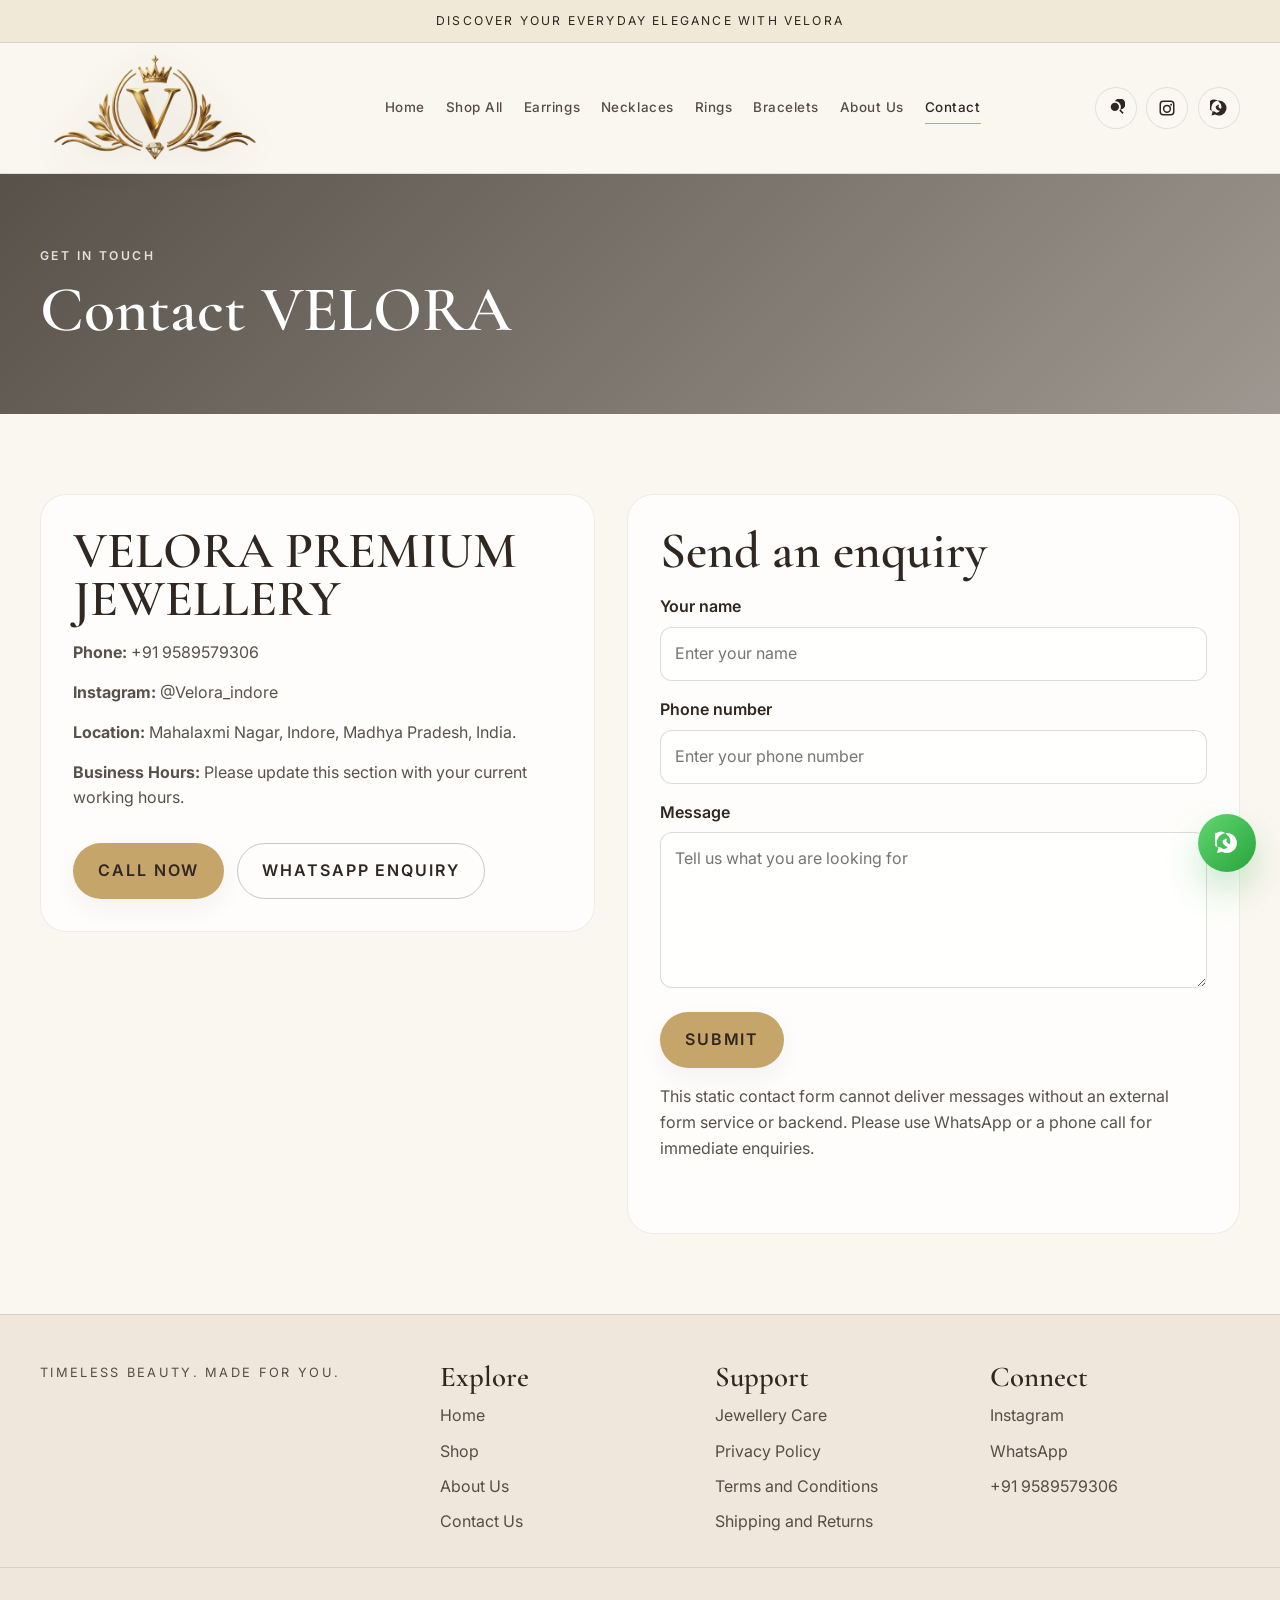
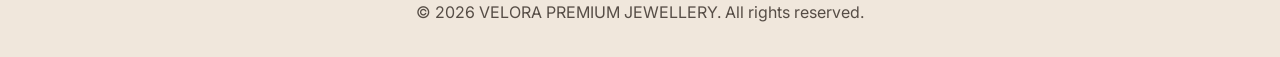
<file: contact.html>
<!DOCTYPE html>
<html lang="en">
  <head>
    <meta charset="UTF-8" />
    <meta name="viewport" content="width=device-width, initial-scale=1.0" />
    <title>Contact Us | VELORA PREMIUM JEWELLERY</title>
    <meta name="description" content="Contact VELORA PREMIUM JEWELLERY on WhatsApp, Instagram, or by phone for enquiries and styling assistance." />
    <meta property="og:title" content="Contact VELORA PREMIUM JEWELLERY" />
    <meta property="og:description" content="Reach out for jewellery enquiries, gifting ideas, styling inspiration, and product questions." />
    <meta property="og:type" content="website" />
    <meta property="og:url" content="https://www.velorajewellery.com/contact.html" />
    <link rel="icon" type="image/png" href="assets/images/velora-logo.png" />
    <link rel="preconnect" href="https://fonts.googleapis.com" />
    <link rel="preconnect" href="https://fonts.gstatic.com" crossorigin />
    <link href="https://fonts.googleapis.com/css2?family=Cormorant+Garamond:wght@400;500;600;700&family=Inter:wght@400;500;600;700&display=swap" rel="stylesheet" />
    <link rel="stylesheet" href="css/style.css" />
  </head>
  <body data-page="contact">
    <div class="announcement-bar">
      <div class="container">
        <p>Discover Your Everyday Elegance with VELORA</p>
      </div>
    </div>

    <header class="site-header">
      <div class="container header-inner">
        <a href="index.html" class="brand-mark" aria-label="VELORA Premium Jewellery home page">
          <img src="assets/images/velora-logo.png" alt="VELORA Premium Jewellery logo" />
        </a>

        <nav class="main-nav" aria-label="Main navigation">
          <a href="index.html">Home</a>
          <a href="shop.html">Shop All</a>
          <a href="shop.html?category=Earrings">Earrings</a>
          <a href="shop.html?category=Necklaces">Necklaces</a>
          <a href="shop.html?category=Rings">Rings</a>
          <a href="shop.html?category=Bracelets">Bracelets</a>
          <a href="about.html">About Us</a>
          <a href="contact.html">Contact</a>
        </nav>

        <div class="nav-actions" aria-label="Quick actions">
          <button class="icon-btn" type="button" aria-label="Search products">
            <svg viewBox="0 0 24 24" aria-hidden="true"><path d="M10.5 3a7.5 7.5 0 015.94 12.56l4.32 4.31 1.41-1.41-4.31-4.31A7.5 7.5 0 1010.5 3zm0 2a5.5 5.5 0 110 11 5.5 5.5 0 010-11z"/></svg>
          </button>
          <a class="icon-btn" href="https://www.instagram.com/Velora_indore/" target="_blank" rel="noreferrer" aria-label="Instagram">
            <svg viewBox="0 0 24 24" aria-hidden="true"><path d="M7 2h10a5 5 0 015 5v10a5 5 0 01-5 5H7a5 5 0 01-5-5V7a5 5 0 015-5zm0 2a3 3 0 00-3 3v10a3 3 0 003 3h10a3 3 0 003-3V7a3 3 0 00-3-3H7zm5 3.5A5.5 5.5 0 1017.5 13 5.5 5.5 0 0012 7.5zm0 2A3.5 3.5 0 1112 16.5 3.5 3.5 0 0112 9.5zm5.5-3.2a1.3 1.3 0 110 2.6 1.3 1.3 0 010-2.6z"/></svg>
          </a>
          <a class="icon-btn wa-link" href="https://wa.me/919589579306?text=Hello%20VELORA%2C%20I%20would%20like%20to%20know%20more%20about%20your%20jewellery%20pieces." target="_blank" rel="noreferrer" aria-label="WhatsApp">
            <svg viewBox="0 0 24 24" aria-hidden="true"><path d="M12 2a10 10 0 00-8.72 15.18L2 22l5-1.3A10 10 0 1012 2zm0 2a8 8 0 01-3.59 14.33L6.7 17l-.72-.4A8 8 0 1112 4zm-1.9 4.5c-.2 0-.46.02-.7.05-.5.05-1 .25-1.3.62-.42.48-.5 1.12-.5 1.7 0 .52.18 1.2.5 1.7.38.58.91 1.38 1.98 2.18.8.59 1.55.9 2.28 1.07.99.24 1.94.2 2.66.08.6-.12 1.32-.58 1.57-1.05.26-.47.26-.82.18-1.06-.08-.24-.27-.38-.54-.62l-.97-.63c-.27-.17-.58-.06-.8.1l-.36.28c-.2.16-.48.13-.7-.05-.38-.3-.78-.66-1.12-1.04-.38-.43-.67-.83-.95-1.2-.18-.24-.16-.51.05-.7l.34-.42c.17-.21.3-.46.19-.72-.17-.4-.32-.7-.47-1.02-.11-.2-.29-.29-.48-.34a7 7 0 00-.5-.13z"/></svg>
          </a>
          <button class="menu-toggle" type="button" aria-label="Open menu" aria-expanded="false">
            <span></span><span></span><span></span>
          </button>
        </div>
      </div>
    </header>

    <main>
      <section class="page-banner contact-banner">
        <div class="container">
          <p class="eyebrow light">Get in touch</p>
          <h1>Contact VELORA</h1>
        </div>
      </section>

      <section class="section">
        <div class="container contact-layout">
          <div class="contact-card">
            <h2>VELORA PREMIUM JEWELLERY</h2>
            <ul class="contact-list">
              <li><strong>Phone:</strong> <a href="tel:+919589579306">+91 9589579306</a></li>
              <li><strong>Instagram:</strong> <a href="https://www.instagram.com/Velora_indore/" target="_blank" rel="noreferrer">@Velora_indore</a></li>
              <li><strong>Location:</strong> Mahalaxmi Nagar, Indore, Madhya Pradesh, India.</li>
              <li><strong>Business Hours:</strong> Please update this section with your current working hours.</li>
            </ul>

            <div class="contact-actions">
              <a class="button primary" href="tel:+919589579306">Call Now</a>
              <a class="button secondary" href="https://wa.me/919589579306?text=Hello%20VELORA%2C%20I%20would%20like%20to%20know%20more%20about%20your%20jewellery%20pieces." target="_blank" rel="noreferrer">WhatsApp Enquiry</a>
            </div>
          </div>

          <div class="contact-card form-card">
            <h2>Send an enquiry</h2>
            <form id="contact-form" novalidate>
              <div class="form-field">
                <label for="name">Your name</label>
                <input id="name" name="name" type="text" placeholder="Enter your name" />
              </div>
              <div class="form-field">
                <label for="phone">Phone number</label>
                <input id="phone" name="phone" type="tel" placeholder="Enter your phone number" />
              </div>
              <div class="form-field">
                <label for="message">Message</label>
                <textarea id="message" name="message" rows="5" placeholder="Tell us what you are looking for"></textarea>
              </div>
              <button class="button primary" type="submit">Submit</button>
              <p class="form-note">This static contact form cannot deliver messages without an external form service or backend. Please use WhatsApp or a phone call for immediate enquiries.</p>
              <div id="form-status" class="form-status" aria-live="polite"></div>
            </form>
          </div>
        </div>
      </section>
    </main>

    <footer class="site-footer">
      <div class="container footer-grid">
        <div>
          <p class="tagline-footer">TIMELESS BEAUTY. MADE FOR YOU.</p>
        </div>

        <div>
          <h3>Explore</h3>
          <ul>
            <li><a href="index.html">Home</a></li>
            <li><a href="shop.html">Shop</a></li>
            <li><a href="about.html">About Us</a></li>
            <li><a href="contact.html">Contact Us</a></li>
          </ul>
        </div>

        <div>
          <h3>Support</h3>
          <ul>
            <li><a href="care.html">Jewellery Care</a></li>
            <li><a href="privacy.html">Privacy Policy</a></li>
            <li><a href="terms.html">Terms and Conditions</a></li>
            <li><a href="shipping.html">Shipping and Returns</a></li>
          </ul>
        </div>

        <div>
          <h3>Connect</h3>
          <ul>
            <li><a href="https://www.instagram.com/Velora_indore/" target="_blank" rel="noreferrer">Instagram</a></li>
            <li><a href="https://wa.me/919589579306?text=Hello%20VELORA%2C%20I%20am%20interested%20in%20your%20jewellery%20pieces.%20Please%20share%20more%20details." target="_blank" rel="noreferrer">WhatsApp</a></li>
            <li><a href="tel:+919589579306">+91 9589579306</a></li>
          </ul>
        </div>
      </div>
      <div class="footer-bottom">
        <div class="container">
          <p>© 2026 VELORA PREMIUM JEWELLERY. All rights reserved.</p>
        </div>
      </div>
    </footer>

    <a class="floating-whatsapp" href="https://wa.me/919589579306?text=Hello%20VELORA%2C%20I%20am%20interested%20in%20your%20jewellery%20pieces.%20Please%20share%20more%20details." target="_blank" rel="noreferrer" aria-label="Chat on WhatsApp">
      <svg viewBox="0 0 24 24" aria-hidden="true"><path d="M12 2a10 10 0 00-8.72 15.18L2 22l5-1.3A10 10 0 1012 2zm0 2a8 8 0 01-3.59 14.33L6.7 17l-.72-.4A8 8 0 1112 4zm-1.9 4.5c-.2 0-.46.02-.7.05-.5.05-1 .25-1.3.62-.42.48-.5 1.12-.5 1.7 0 .52.18 1.2.5 1.7.38.58.91 1.38 1.98 2.18.8.59 1.55.9 2.28 1.07.99.24 1.94.2 2.66.08.6-.12 1.32-.58 1.57-1.05.26-.47.26-.82.18-1.06-.08-.24-.27-.38-.54-.62l-.97-.63c-.27-.17-.58-.06-.8.1l-.36.28c-.2.16-.48.13-.7-.05-.38-.3-.78-.66-1.12-1.04-.38-.43-.67-.83-.95-1.2-.18-.24-.16-.51.05-.7l.34-.42c.17-.21.3-.46.19-.72-.17-.4-.32-.7-.47-1.02-.11-.2-.29-.29-.48-.34a7 7 0 00-.5-.13z"/></svg>
    </a>
    <button class="back-to-top" type="button" aria-label="Back to top">↑</button>

    <script src="js/products.js"></script>
    <script src="js/main.js"></script>
  </body>
</html>
</file>
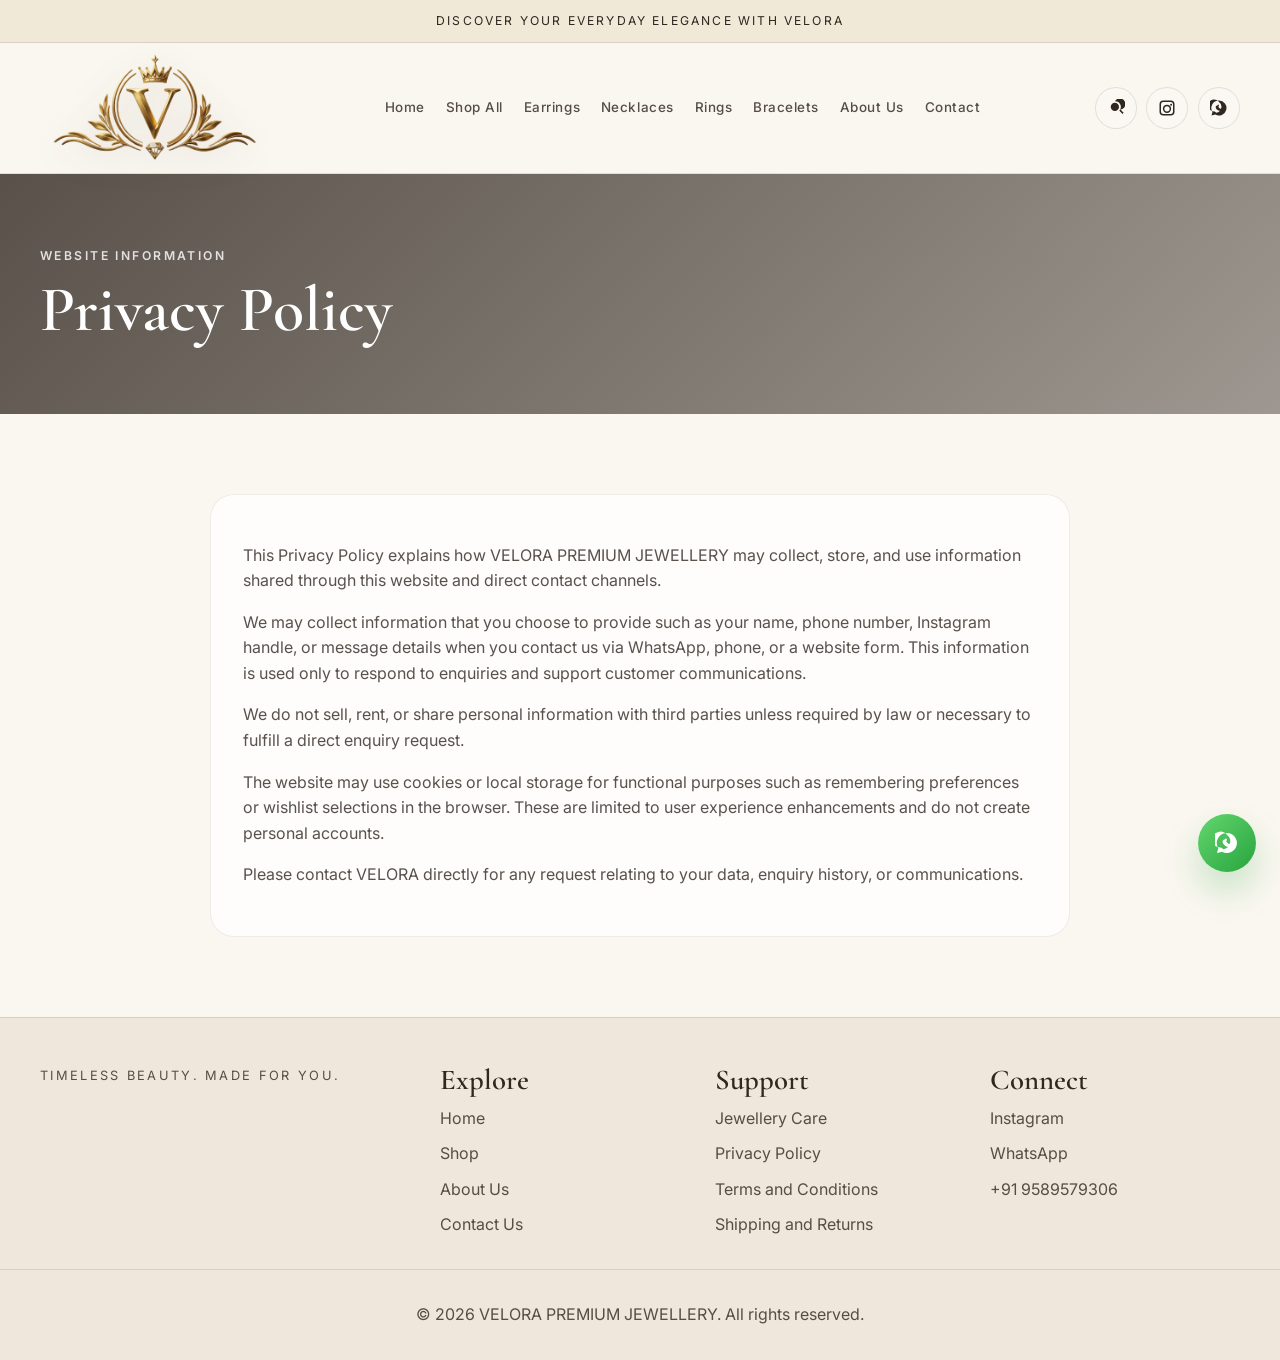
<file: privacy.html>
<!DOCTYPE html>
<html lang="en">
  <head>
    <meta charset="UTF-8" />
    <meta name="viewport" content="width=device-width, initial-scale=1.0" />
    <title>Privacy Policy | VELORA PREMIUM JEWELLERY</title>
    <meta name="description" content="Read the privacy policy for VELORA PREMIUM JEWELLERY and related website information." />
    <meta property="og:title" content="Privacy Policy | VELORA PREMIUM JEWELLERY" />
    <meta property="og:description" content="This page outlines how VELORA manages website information and contact enquiries." />
    <meta property="og:type" content="website" />
    <meta property="og:url" content="https://www.velorajewellery.com/privacy.html" />
    <link rel="icon" type="image/png" href="assets/images/velora-logo.png" />
    <link rel="preconnect" href="https://fonts.googleapis.com" />
    <link rel="preconnect" href="https://fonts.gstatic.com" crossorigin />
    <link href="https://fonts.googleapis.com/css2?family=Cormorant+Garamond:wght@400;500;600;700&family=Inter:wght@400;500;600;700&display=swap" rel="stylesheet" />
    <link rel="stylesheet" href="css/style.css" />
  </head>
  <body data-page="privacy">
    <div class="announcement-bar">
      <div class="container">
        <p>Discover Your Everyday Elegance with VELORA</p>
      </div>
    </div>

    <header class="site-header">
      <div class="container header-inner">
        <a href="index.html" class="brand-mark" aria-label="VELORA Premium Jewellery home page">
          <img src="assets/images/velora-logo.png" alt="VELORA Premium Jewellery logo" />
        </a>

        <nav class="main-nav" aria-label="Main navigation">
          <a href="index.html">Home</a>
          <a href="shop.html">Shop All</a>
          <a href="shop.html?category=Earrings">Earrings</a>
          <a href="shop.html?category=Necklaces">Necklaces</a>
          <a href="shop.html?category=Rings">Rings</a>
          <a href="shop.html?category=Bracelets">Bracelets</a>
          <a href="about.html">About Us</a>
          <a href="contact.html">Contact</a>
        </nav>

        <div class="nav-actions" aria-label="Quick actions">
          <button class="icon-btn" type="button" aria-label="Search products">
            <svg viewBox="0 0 24 24" aria-hidden="true"><path d="M10.5 3a7.5 7.5 0 015.94 12.56l4.32 4.31 1.41-1.41-4.31-4.31A7.5 7.5 0 1010.5 3zm0 2a5.5 5.5 0 110 11 5.5 5.5 0 010-11z"/></svg>
          </button>
          <a class="icon-btn" href="https://www.instagram.com/Velora_indore/" target="_blank" rel="noreferrer" aria-label="Instagram">
            <svg viewBox="0 0 24 24" aria-hidden="true"><path d="M7 2h10a5 5 0 015 5v10a5 5 0 01-5 5H7a5 5 0 01-5-5V7a5 5 0 015-5zm0 2a3 3 0 00-3 3v10a3 3 0 003 3h10a3 3 0 003-3V7a3 3 0 00-3-3H7zm5 3.5A5.5 5.5 0 1017.5 13 5.5 5.5 0 0012 7.5zm0 2A3.5 3.5 0 1112 16.5 3.5 3.5 0 0112 9.5zm5.5-3.2a1.3 1.3 0 110 2.6 1.3 1.3 0 010-2.6z"/></svg>
          </a>
          <a class="icon-btn wa-link" href="https://wa.me/919589579306?text=Hello%20VELORA%2C%20I%20would%20like%20to%20know%20more%20about%20your%20jewellery%20pieces." target="_blank" rel="noreferrer" aria-label="WhatsApp">
            <svg viewBox="0 0 24 24" aria-hidden="true"><path d="M12 2a10 10 0 00-8.72 15.18L2 22l5-1.3A10 10 0 1012 2zm0 2a8 8 0 01-3.59 14.33L6.7 17l-.72-.4A8 8 0 1112 4zm-1.9 4.5c-.2 0-.46.02-.7.05-.5.05-1 .25-1.3.62-.42.48-.5 1.12-.5 1.7 0 .52.18 1.2.5 1.7.38.58.91 1.38 1.98 2.18.8.59 1.55.9 2.28 1.07.99.24 1.94.2 2.66.08.6-.12 1.32-.58 1.57-1.05.26-.47.26-.82.18-1.06-.08-.24-.27-.38-.54-.62l-.97-.63c-.27-.17-.58-.06-.8.1l-.36.28c-.2.16-.48.13-.7-.05-.38-.3-.78-.66-1.12-1.04-.38-.43-.67-.83-.95-1.2-.18-.24-.16-.51.05-.7l.34-.42c.17-.21.3-.46.19-.72-.17-.4-.32-.7-.47-1.02-.11-.2-.29-.29-.48-.34a7 7 0 00-.5-.13z"/></svg>
          </a>
          <button class="menu-toggle" type="button" aria-label="Open menu" aria-expanded="false">
            <span></span><span></span><span></span>
          </button>
        </div>
      </div>
    </header>

    <main>
      <section class="page-banner legal-banner">
        <div class="container">
          <p class="eyebrow light">Website information</p>
          <h1>Privacy Policy</h1>
        </div>
      </section>

      <section class="section">
        <div class="container long-form content-panel">
          <p>This Privacy Policy explains how VELORA PREMIUM JEWELLERY may collect, store, and use information shared through this website and direct contact channels.</p>
          <p>We may collect information that you choose to provide such as your name, phone number, Instagram handle, or message details when you contact us via WhatsApp, phone, or a website form. This information is used only to respond to enquiries and support customer communications.</p>
          <p>We do not sell, rent, or share personal information with third parties unless required by law or necessary to fulfill a direct enquiry request.</p>
          <p>The website may use cookies or local storage for functional purposes such as remembering preferences or wishlist selections in the browser. These are limited to user experience enhancements and do not create personal accounts.</p>
          <p>Please contact VELORA directly for any request relating to your data, enquiry history, or communications.</p>
        </div>
      </section>
    </main>

    <footer class="site-footer">
      <div class="container footer-grid">
        <div>
          <p class="tagline-footer">TIMELESS BEAUTY. MADE FOR YOU.</p>
        </div>

        <div>
          <h3>Explore</h3>
          <ul>
            <li><a href="index.html">Home</a></li>
            <li><a href="shop.html">Shop</a></li>
            <li><a href="about.html">About Us</a></li>
            <li><a href="contact.html">Contact Us</a></li>
          </ul>
        </div>

        <div>
          <h3>Support</h3>
          <ul>
            <li><a href="care.html">Jewellery Care</a></li>
            <li><a href="privacy.html">Privacy Policy</a></li>
            <li><a href="terms.html">Terms and Conditions</a></li>
            <li><a href="shipping.html">Shipping and Returns</a></li>
          </ul>
        </div>

        <div>
          <h3>Connect</h3>
          <ul>
            <li><a href="https://www.instagram.com/Velora_indore/" target="_blank" rel="noreferrer">Instagram</a></li>
            <li><a href="https://wa.me/919589579306?text=Hello%20VELORA%2C%20I%20am%20interested%20in%20your%20jewellery%20pieces.%20Please%20share%20more%20details." target="_blank" rel="noreferrer">WhatsApp</a></li>
            <li><a href="tel:+919589579306">+91 9589579306</a></li>
          </ul>
        </div>
      </div>
      <div class="footer-bottom">
        <div class="container">
          <p>© 2026 VELORA PREMIUM JEWELLERY. All rights reserved.</p>
        </div>
      </div>
    </footer>

    <a class="floating-whatsapp" href="https://wa.me/919589579306?text=Hello%20VELORA%2C%20I%20am%20interested%20in%20your%20jewellery%20pieces.%20Please%20share%20more%20details." target="_blank" rel="noreferrer" aria-label="Chat on WhatsApp">
      <svg viewBox="0 0 24 24" aria-hidden="true"><path d="M12 2a10 10 0 00-8.72 15.18L2 22l5-1.3A10 10 0 1012 2zm0 2a8 8 0 01-3.59 14.33L6.7 17l-.72-.4A8 8 0 1112 4zm-1.9 4.5c-.2 0-.46.02-.7.05-.5.05-1 .25-1.3.62-.42.48-.5 1.12-.5 1.7 0 .52.18 1.2.5 1.7.38.58.91 1.38 1.98 2.18.8.59 1.55.9 2.28 1.07.99.24 1.94.2 2.66.08.6-.12 1.32-.58 1.57-1.05.26-.47.26-.82.18-1.06-.08-.24-.27-.38-.54-.62l-.97-.63c-.27-.17-.58-.06-.8.1l-.36.28c-.2.16-.48.13-.7-.05-.38-.3-.78-.66-1.12-1.04-.38-.43-.67-.83-.95-1.2-.18-.24-.16-.51.05-.7l.34-.42c.17-.21.3-.46.19-.72-.17-.4-.32-.7-.47-1.02-.11-.2-.29-.29-.48-.34a7 7 0 00-.5-.13z"/></svg>
    </a>
    <button class="back-to-top" type="button" aria-label="Back to top">↑</button>

    <script src="js/products.js"></script>
    <script src="js/main.js"></script>
  </body>
</html>
</file>
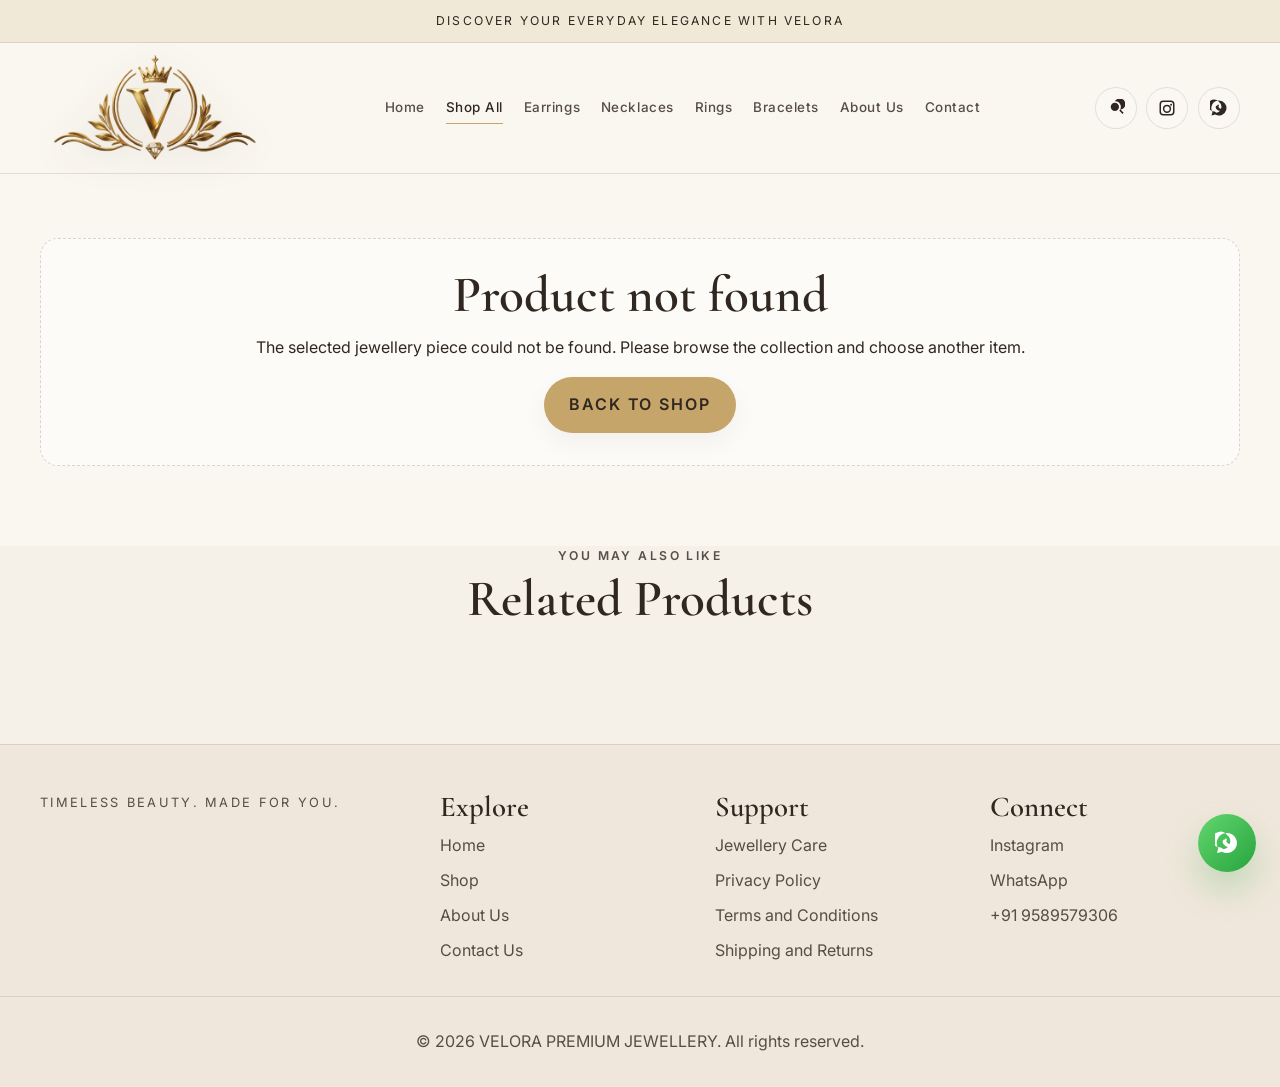
<file: product.html>
<!DOCTYPE html>
<html lang="en">
  <head>
    <meta charset="UTF-8" />
    <meta name="viewport" content="width=device-width, initial-scale=1.0" />
    <title>Product Details | VELORA PREMIUM JEWELLERY</title>
    <meta name="description" content="Explore product details from VELORA PREMIUM JEWELLERY and enquire directly on WhatsApp." />
    <meta property="og:title" content="Product Details | VELORA PREMIUM JEWELLERY" />
    <meta property="og:description" content="View jewellery details, pricing, and styling inspiration from VELORA." />
    <meta property="og:type" content="website" />
    <meta property="og:url" content="https://www.velorajewellery.com/product.html" />
    <link rel="icon" type="image/png" href="assets/images/velora-logo.png" />
    <link rel="preconnect" href="https://fonts.googleapis.com" />
    <link rel="preconnect" href="https://fonts.gstatic.com" crossorigin />
    <link href="https://fonts.googleapis.com/css2?family=Cormorant+Garamond:wght@400;500;600;700&family=Inter:wght@400;500;600;700&display=swap" rel="stylesheet" />
    <link rel="stylesheet" href="css/style.css" />
  </head>
  <body data-page="product">
    <div class="announcement-bar">
      <div class="container">
        <p>Discover Your Everyday Elegance with VELORA</p>
      </div>
    </div>

    <header class="site-header">
      <div class="container header-inner">
        <a href="index.html" class="brand-mark" aria-label="VELORA Premium Jewellery home page">
          <img src="assets/images/velora-logo.png" alt="VELORA Premium Jewellery logo" />
        </a>

        <nav class="main-nav" aria-label="Main navigation">
          <a href="index.html">Home</a>
          <a href="shop.html">Shop All</a>
          <a href="shop.html?category=Earrings">Earrings</a>
          <a href="shop.html?category=Necklaces">Necklaces</a>
          <a href="shop.html?category=Rings">Rings</a>
          <a href="shop.html?category=Bracelets">Bracelets</a>
          <a href="about.html">About Us</a>
          <a href="contact.html">Contact</a>
        </nav>

        <div class="nav-actions" aria-label="Quick actions">
          <button class="icon-btn" type="button" aria-label="Search products">
            <svg viewBox="0 0 24 24" aria-hidden="true"><path d="M10.5 3a7.5 7.5 0 015.94 12.56l4.32 4.31 1.41-1.41-4.31-4.31A7.5 7.5 0 1010.5 3zm0 2a5.5 5.5 0 110 11 5.5 5.5 0 010-11z"/></svg>
          </button>
          <a class="icon-btn" href="https://www.instagram.com/Velora_indore/" target="_blank" rel="noreferrer" aria-label="Instagram">
            <svg viewBox="0 0 24 24" aria-hidden="true"><path d="M7 2h10a5 5 0 015 5v10a5 5 0 01-5 5H7a5 5 0 01-5-5V7a5 5 0 015-5zm0 2a3 3 0 00-3 3v10a3 3 0 003 3h10a3 3 0 003-3V7a3 3 0 00-3-3H7zm5 3.5A5.5 5.5 0 1017.5 13 5.5 5.5 0 0012 7.5zm0 2A3.5 3.5 0 1112 16.5 3.5 3.5 0 0112 9.5zm5.5-3.2a1.3 1.3 0 110 2.6 1.3 1.3 0 010-2.6z"/></svg>
          </a>
          <a class="icon-btn wa-link" href="https://wa.me/919589579306?text=Hello%20VELORA%2C%20I%20would%20like%20to%20know%20more%20about%20your%20jewellery%20pieces." target="_blank" rel="noreferrer" aria-label="WhatsApp">
            <svg viewBox="0 0 24 24" aria-hidden="true"><path d="M12 2a10 10 0 00-8.72 15.18L2 22l5-1.3A10 10 0 1012 2zm0 2a8 8 0 01-3.59 14.33L6.7 17l-.72-.4A8 8 0 1112 4zm-1.9 4.5c-.2 0-.46.02-.7.05-.5.05-1 .25-1.3.62-.42.48-.5 1.12-.5 1.7 0 .52.18 1.2.5 1.7.38.58.91 1.38 1.98 2.18.8.59 1.55.9 2.28 1.07.99.24 1.94.2 2.66.08.6-.12 1.32-.58 1.57-1.05.26-.47.26-.82.18-1.06-.08-.24-.27-.38-.54-.62l-.97-.63c-.27-.17-.58-.06-.8.1l-.36.28c-.2.16-.48.13-.7-.05-.38-.3-.78-.66-1.12-1.04-.38-.43-.67-.83-.95-1.2-.18-.24-.16-.51.05-.7l.34-.42c.17-.21.3-.46.19-.72-.17-.4-.32-.7-.47-1.02-.11-.2-.29-.29-.48-.34a7 7 0 00-.5-.13z"/></svg>
          </a>
          <button class="menu-toggle" type="button" aria-label="Open menu" aria-expanded="false">
            <span></span><span></span><span></span>
          </button>
        </div>
      </div>
    </header>

    <main>
      <section class="section product-section">
        <div class="container" id="product-detail"></div>
      </section>

      <section class="section section-soft related-section">
        <div class="container">
          <div class="section-heading center">
            <p class="eyebrow">You may also like</p>
            <h2>Related Products</h2>
          </div>
          <div id="related-products" class="product-grid"></div>
        </div>
      </section>
    </main>

    <footer class="site-footer">
      <div class="container footer-grid">
        <div>
          <p class="tagline-footer">TIMELESS BEAUTY. MADE FOR YOU.</p>
        </div>

        <div>
          <h3>Explore</h3>
          <ul>
            <li><a href="index.html">Home</a></li>
            <li><a href="shop.html">Shop</a></li>
            <li><a href="about.html">About Us</a></li>
            <li><a href="contact.html">Contact Us</a></li>
          </ul>
        </div>

        <div>
          <h3>Support</h3>
          <ul>
            <li><a href="care.html">Jewellery Care</a></li>
            <li><a href="privacy.html">Privacy Policy</a></li>
            <li><a href="terms.html">Terms and Conditions</a></li>
            <li><a href="shipping.html">Shipping and Returns</a></li>
          </ul>
        </div>

        <div>
          <h3>Connect</h3>
          <ul>
            <li><a href="https://www.instagram.com/Velora_indore/" target="_blank" rel="noreferrer">Instagram</a></li>
            <li><a href="https://wa.me/919589579306?text=Hello%20VELORA%2C%20I%20am%20interested%20in%20your%20jewellery%20pieces.%20Please%20share%20more%20details." target="_blank" rel="noreferrer">WhatsApp</a></li>
            <li><a href="tel:+919589579306">+91 9589579306</a></li>
          </ul>
        </div>
      </div>
      <div class="footer-bottom">
        <div class="container">
          <p>© 2026 VELORA PREMIUM JEWELLERY. All rights reserved.</p>
        </div>
      </div>
    </footer>

    <a class="floating-whatsapp" href="https://wa.me/919589579306?text=Hello%20VELORA%2C%20I%20am%20interested%20in%20your%20jewellery%20pieces.%20Please%20share%20more%20details." target="_blank" rel="noreferrer" aria-label="Chat on WhatsApp">
      <svg viewBox="0 0 24 24" aria-hidden="true"><path d="M12 2a10 10 0 00-8.72 15.18L2 22l5-1.3A10 10 0 1012 2zm0 2a8 8 0 01-3.59 14.33L6.7 17l-.72-.4A8 8 0 1112 4zm-1.9 4.5c-.2 0-.46.02-.7.05-.5.05-1 .25-1.3.62-.42.48-.5 1.12-.5 1.7 0 .52.18 1.2.5 1.7.38.58.91 1.38 1.98 2.18.8.59 1.55.9 2.28 1.07.99.24 1.94.2 2.66.08.6-.12 1.32-.58 1.57-1.05.26-.47.26-.82.18-1.06-.08-.24-.27-.38-.54-.62l-.97-.63c-.27-.17-.58-.06-.8.1l-.36.28c-.2.16-.48.13-.7-.05-.38-.3-.78-.66-1.12-1.04-.38-.43-.67-.83-.95-1.2-.18-.24-.16-.51.05-.7l.34-.42c.17-.21.3-.46.19-.72-.17-.4-.32-.7-.47-1.02-.11-.2-.29-.29-.48-.34a7 7 0 00-.5-.13z"/></svg>
    </a>
    <button class="back-to-top" type="button" aria-label="Back to top">↑</button>

    <script src="js/products.js"></script>
    <script src="js/main.js"></script>
    <script src="js/product.js"></script>
  </body>
</html>
</file>
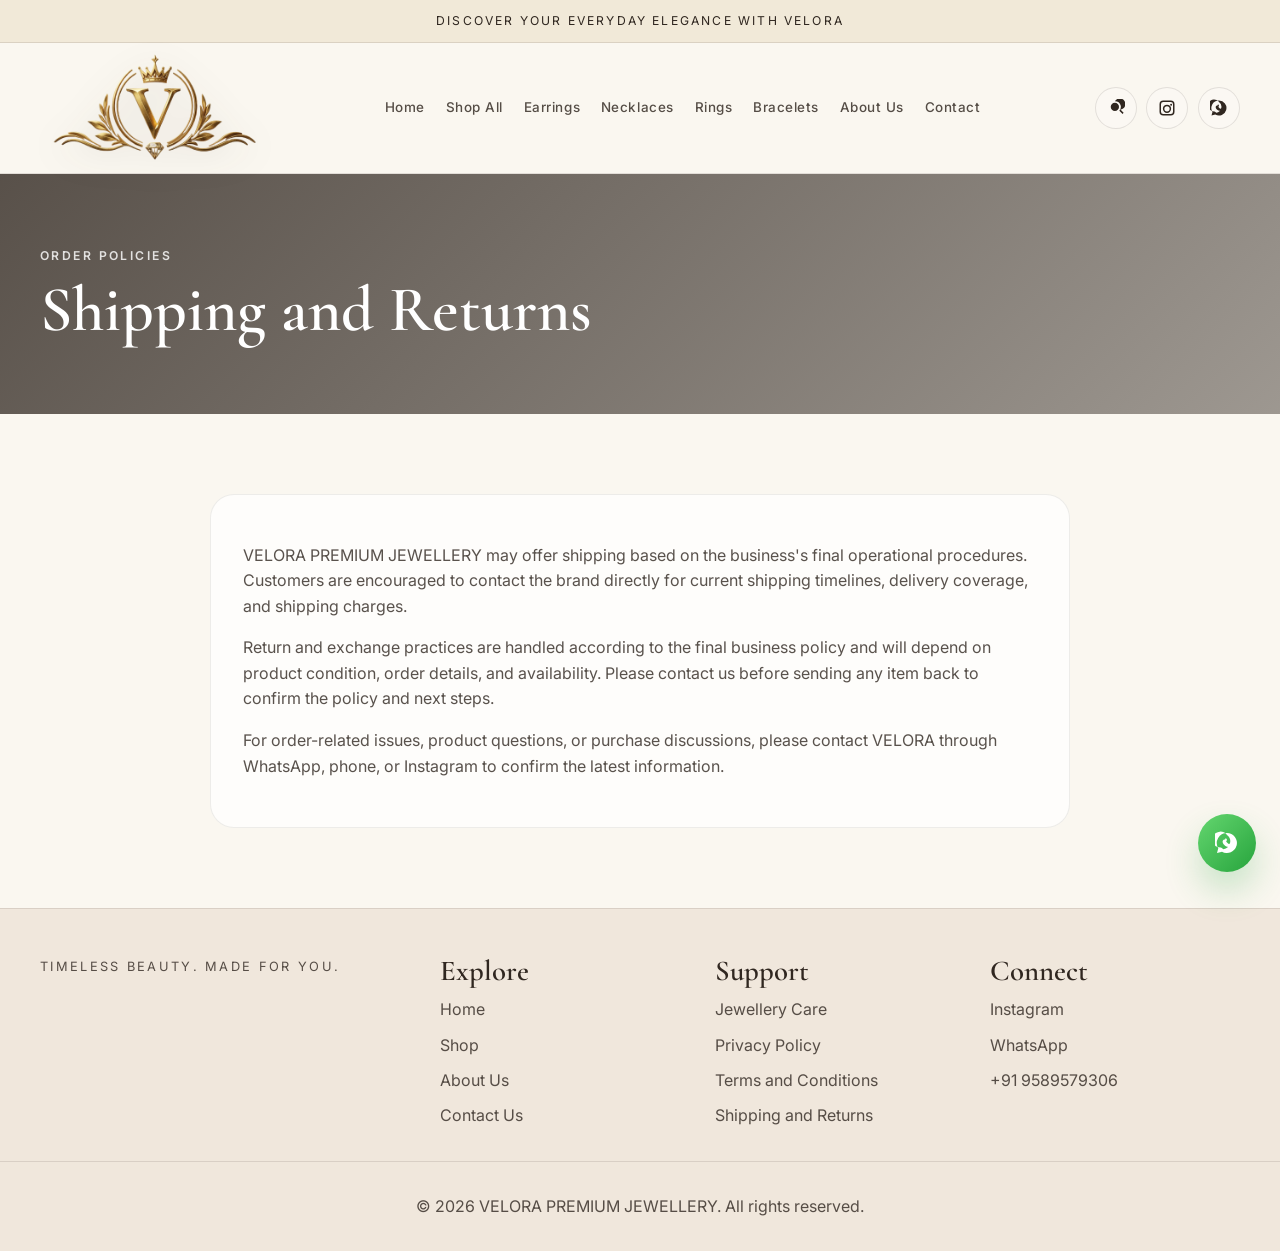
<file: shipping.html>
<!DOCTYPE html>
<html lang="en">
  <head>
    <meta charset="UTF-8" />
    <meta name="viewport" content="width=device-width, initial-scale=1.0" />
    <title>Shipping and Returns | VELORA PREMIUM JEWELLERY</title>
    <meta name="description" content="Learn about VELORA shipping, returns, and order enquiry information for jewellery purchases." />
    <meta property="og:title" content="Shipping and Returns | VELORA PREMIUM JEWELLERY" />
    <meta property="og:description" content="Information regarding order enquiries, shipping expectations, and return discussions." />
    <meta property="og:type" content="website" />
    <meta property="og:url" content="https://www.velorajewellery.com/shipping.html" />
    <link rel="icon" type="image/png" href="assets/images/velora-logo.png" />
    <link rel="preconnect" href="https://fonts.googleapis.com" />
    <link rel="preconnect" href="https://fonts.gstatic.com" crossorigin />
    <link href="https://fonts.googleapis.com/css2?family=Cormorant+Garamond:wght@400;500;600;700&family=Inter:wght@400;500;600;700&display=swap" rel="stylesheet" />
    <link rel="stylesheet" href="css/style.css" />
  </head>
  <body data-page="shipping">
    <div class="announcement-bar">
      <div class="container">
        <p>Discover Your Everyday Elegance with VELORA</p>
      </div>
    </div>

    <header class="site-header">
      <div class="container header-inner">
        <a href="index.html" class="brand-mark" aria-label="VELORA Premium Jewellery home page">
          <img src="assets/images/velora-logo.png" alt="VELORA Premium Jewellery logo" />
        </a>

        <nav class="main-nav" aria-label="Main navigation">
          <a href="index.html">Home</a>
          <a href="shop.html">Shop All</a>
          <a href="shop.html?category=Earrings">Earrings</a>
          <a href="shop.html?category=Necklaces">Necklaces</a>
          <a href="shop.html?category=Rings">Rings</a>
          <a href="shop.html?category=Bracelets">Bracelets</a>
          <a href="about.html">About Us</a>
          <a href="contact.html">Contact</a>
        </nav>

        <div class="nav-actions" aria-label="Quick actions">
          <button class="icon-btn" type="button" aria-label="Search products">
            <svg viewBox="0 0 24 24" aria-hidden="true"><path d="M10.5 3a7.5 7.5 0 015.94 12.56l4.32 4.31 1.41-1.41-4.31-4.31A7.5 7.5 0 1010.5 3zm0 2a5.5 5.5 0 110 11 5.5 5.5 0 010-11z"/></svg>
          </button>
          <a class="icon-btn" href="https://www.instagram.com/Velora_indore/" target="_blank" rel="noreferrer" aria-label="Instagram">
            <svg viewBox="0 0 24 24" aria-hidden="true"><path d="M7 2h10a5 5 0 015 5v10a5 5 0 01-5 5H7a5 5 0 01-5-5V7a5 5 0 015-5zm0 2a3 3 0 00-3 3v10a3 3 0 003 3h10a3 3 0 003-3V7a3 3 0 00-3-3H7zm5 3.5A5.5 5.5 0 1017.5 13 5.5 5.5 0 0012 7.5zm0 2A3.5 3.5 0 1112 16.5 3.5 3.5 0 0112 9.5zm5.5-3.2a1.3 1.3 0 110 2.6 1.3 1.3 0 010-2.6z"/></svg>
          </a>
          <a class="icon-btn wa-link" href="https://wa.me/919589579306?text=Hello%20VELORA%2C%20I%20would%20like%20to%20know%20more%20about%20your%20jewellery%20pieces." target="_blank" rel="noreferrer" aria-label="WhatsApp">
            <svg viewBox="0 0 24 24" aria-hidden="true"><path d="M12 2a10 10 0 00-8.72 15.18L2 22l5-1.3A10 10 0 1012 2zm0 2a8 8 0 01-3.59 14.33L6.7 17l-.72-.4A8 8 0 1112 4zm-1.9 4.5c-.2 0-.46.02-.7.05-.5.05-1 .25-1.3.62-.42.48-.5 1.12-.5 1.7 0 .52.18 1.2.5 1.7.38.58.91 1.38 1.98 2.18.8.59 1.55.9 2.28 1.07.99.24 1.94.2 2.66.08.6-.12 1.32-.58 1.57-1.05.26-.47.26-.82.18-1.06-.08-.24-.27-.38-.54-.62l-.97-.63c-.27-.17-.58-.06-.8.1l-.36.28c-.2.16-.48.13-.7-.05-.38-.3-.78-.66-1.12-1.04-.38-.43-.67-.83-.95-1.2-.18-.24-.16-.51.05-.7l.34-.42c.17-.21.3-.46.19-.72-.17-.4-.32-.7-.47-1.02-.11-.2-.29-.29-.48-.34a7 7 0 00-.5-.13z"/></svg>
          </a>
          <button class="menu-toggle" type="button" aria-label="Open menu" aria-expanded="false">
            <span></span><span></span><span></span>
          </button>
        </div>
      </div>
    </header>

    <main>
      <section class="page-banner legal-banner">
        <div class="container">
          <p class="eyebrow light">Order policies</p>
          <h1>Shipping and Returns</h1>
        </div>
      </section>

      <section class="section">
        <div class="container long-form content-panel">
          <p>VELORA PREMIUM JEWELLERY may offer shipping based on the business's final operational procedures. Customers are encouraged to contact the brand directly for current shipping timelines, delivery coverage, and shipping charges.</p>
          <p>Return and exchange practices are handled according to the final business policy and will depend on product condition, order details, and availability. Please contact us before sending any item back to confirm the policy and next steps.</p>
          <p>For order-related issues, product questions, or purchase discussions, please contact VELORA through WhatsApp, phone, or Instagram to confirm the latest information.</p>
        </div>
      </section>
    </main>

    <footer class="site-footer">
      <div class="container footer-grid">
        <div>
          <p class="tagline-footer">TIMELESS BEAUTY. MADE FOR YOU.</p>
        </div>

        <div>
          <h3>Explore</h3>
          <ul>
            <li><a href="index.html">Home</a></li>
            <li><a href="shop.html">Shop</a></li>
            <li><a href="about.html">About Us</a></li>
            <li><a href="contact.html">Contact Us</a></li>
          </ul>
        </div>

        <div>
          <h3>Support</h3>
          <ul>
            <li><a href="care.html">Jewellery Care</a></li>
            <li><a href="privacy.html">Privacy Policy</a></li>
            <li><a href="terms.html">Terms and Conditions</a></li>
            <li><a href="shipping.html">Shipping and Returns</a></li>
          </ul>
        </div>

        <div>
          <h3>Connect</h3>
          <ul>
            <li><a href="https://www.instagram.com/Velora_indore/" target="_blank" rel="noreferrer">Instagram</a></li>
            <li><a href="https://wa.me/919589579306?text=Hello%20VELORA%2C%20I%20am%20interested%20in%20your%20jewellery%20pieces.%20Please%20share%20more%20details." target="_blank" rel="noreferrer">WhatsApp</a></li>
            <li><a href="tel:+919589579306">+91 9589579306</a></li>
          </ul>
        </div>
      </div>
      <div class="footer-bottom">
        <div class="container">
          <p>© 2026 VELORA PREMIUM JEWELLERY. All rights reserved.</p>
        </div>
      </div>
    </footer>

    <a class="floating-whatsapp" href="https://wa.me/919589579306?text=Hello%20VELORA%2C%20I%20am%20interested%20in%20your%20jewellery%20pieces.%20Please%20share%20more%20details." target="_blank" rel="noreferrer" aria-label="Chat on WhatsApp">
      <svg viewBox="0 0 24 24" aria-hidden="true"><path d="M12 2a10 10 0 00-8.72 15.18L2 22l5-1.3A10 10 0 1012 2zm0 2a8 8 0 01-3.59 14.33L6.7 17l-.72-.4A8 8 0 1112 4zm-1.9 4.5c-.2 0-.46.02-.7.05-.5.05-1 .25-1.3.62-.42.48-.5 1.12-.5 1.7 0 .52.18 1.2.5 1.7.38.58.91 1.38 1.98 2.18.8.59 1.55.9 2.28 1.07.99.24 1.94.2 2.66.08.6-.12 1.32-.58 1.57-1.05.26-.47.26-.82.18-1.06-.08-.24-.27-.38-.54-.62l-.97-.63c-.27-.17-.58-.06-.8.1l-.36.28c-.2.16-.48.13-.7-.05-.38-.3-.78-.66-1.12-1.04-.38-.43-.67-.83-.95-1.2-.18-.24-.16-.51.05-.7l.34-.42c.17-.21.3-.46.19-.72-.17-.4-.32-.7-.47-1.02-.11-.2-.29-.29-.48-.34a7 7 0 00-.5-.13z"/></svg>
    </a>
    <button class="back-to-top" type="button" aria-label="Back to top">↑</button>

    <script src="js/products.js"></script>
    <script src="js/main.js"></script>
  </body>
</html>
</file>
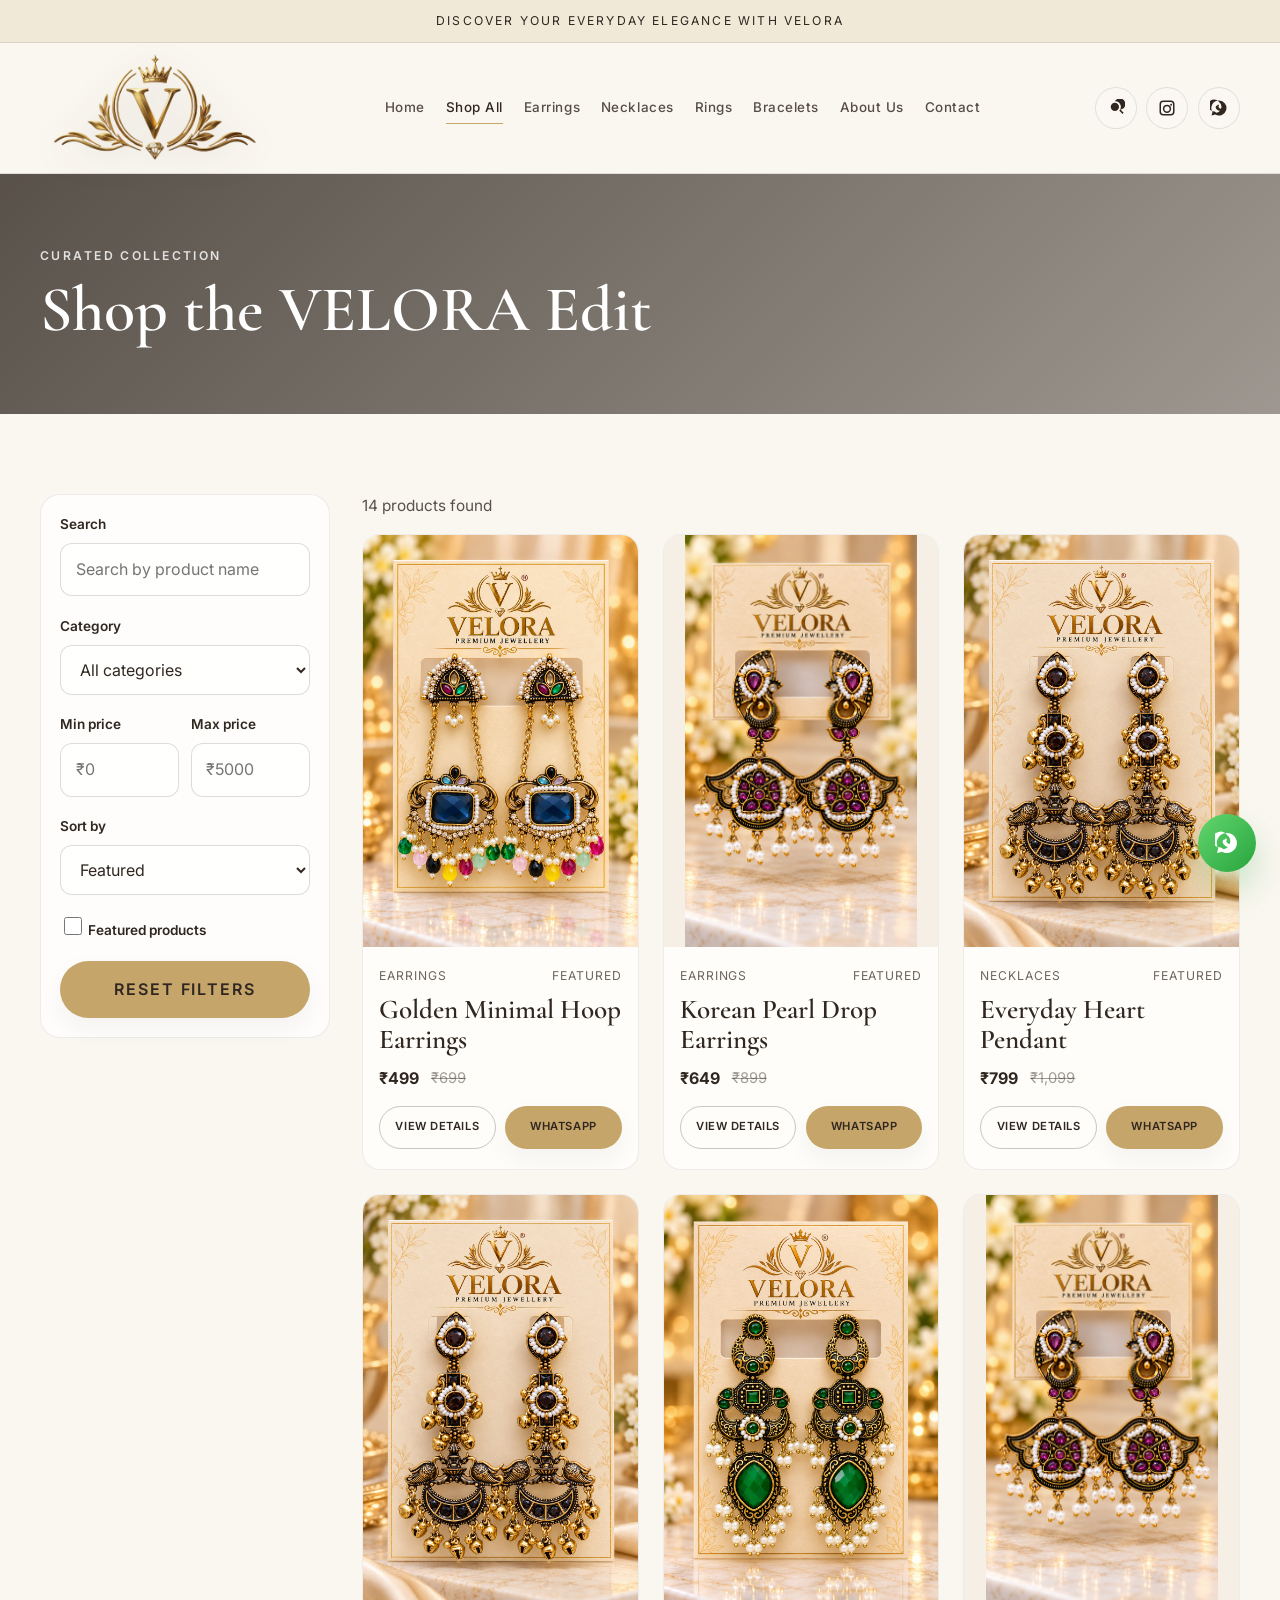
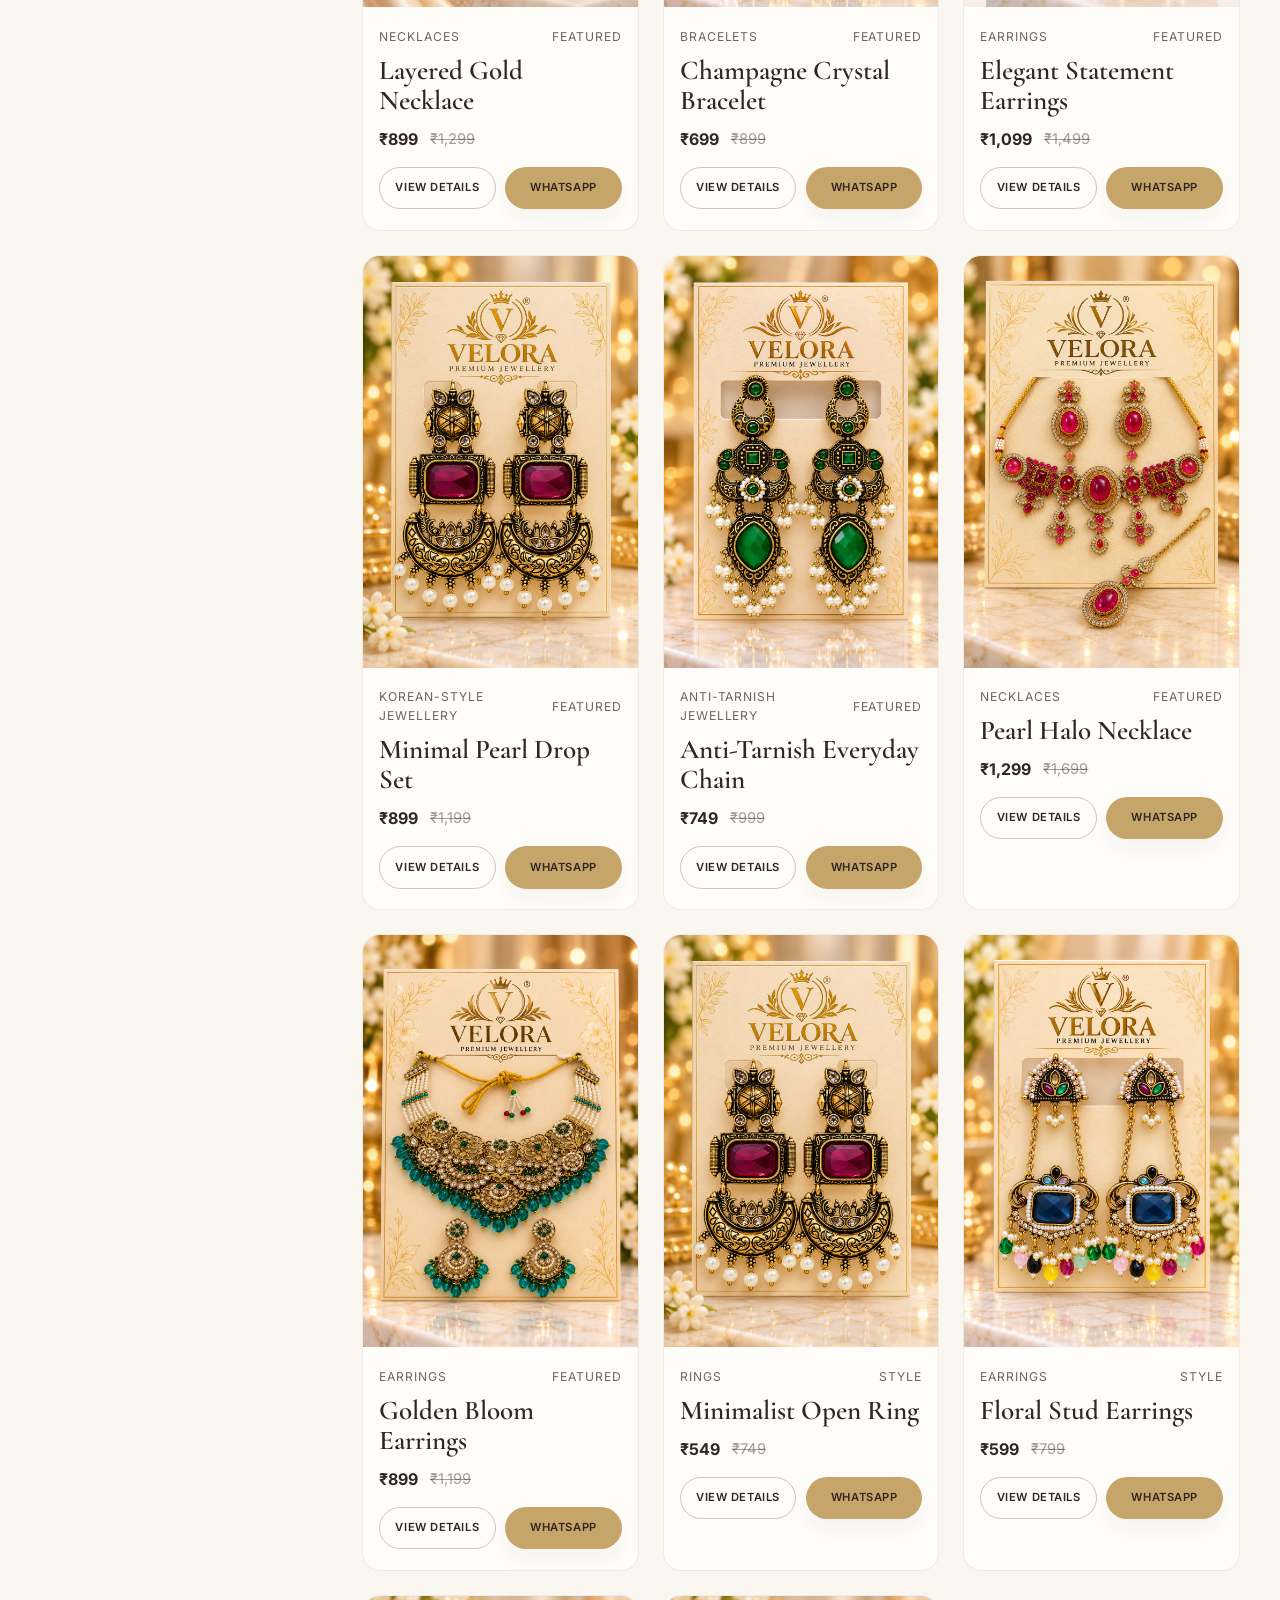
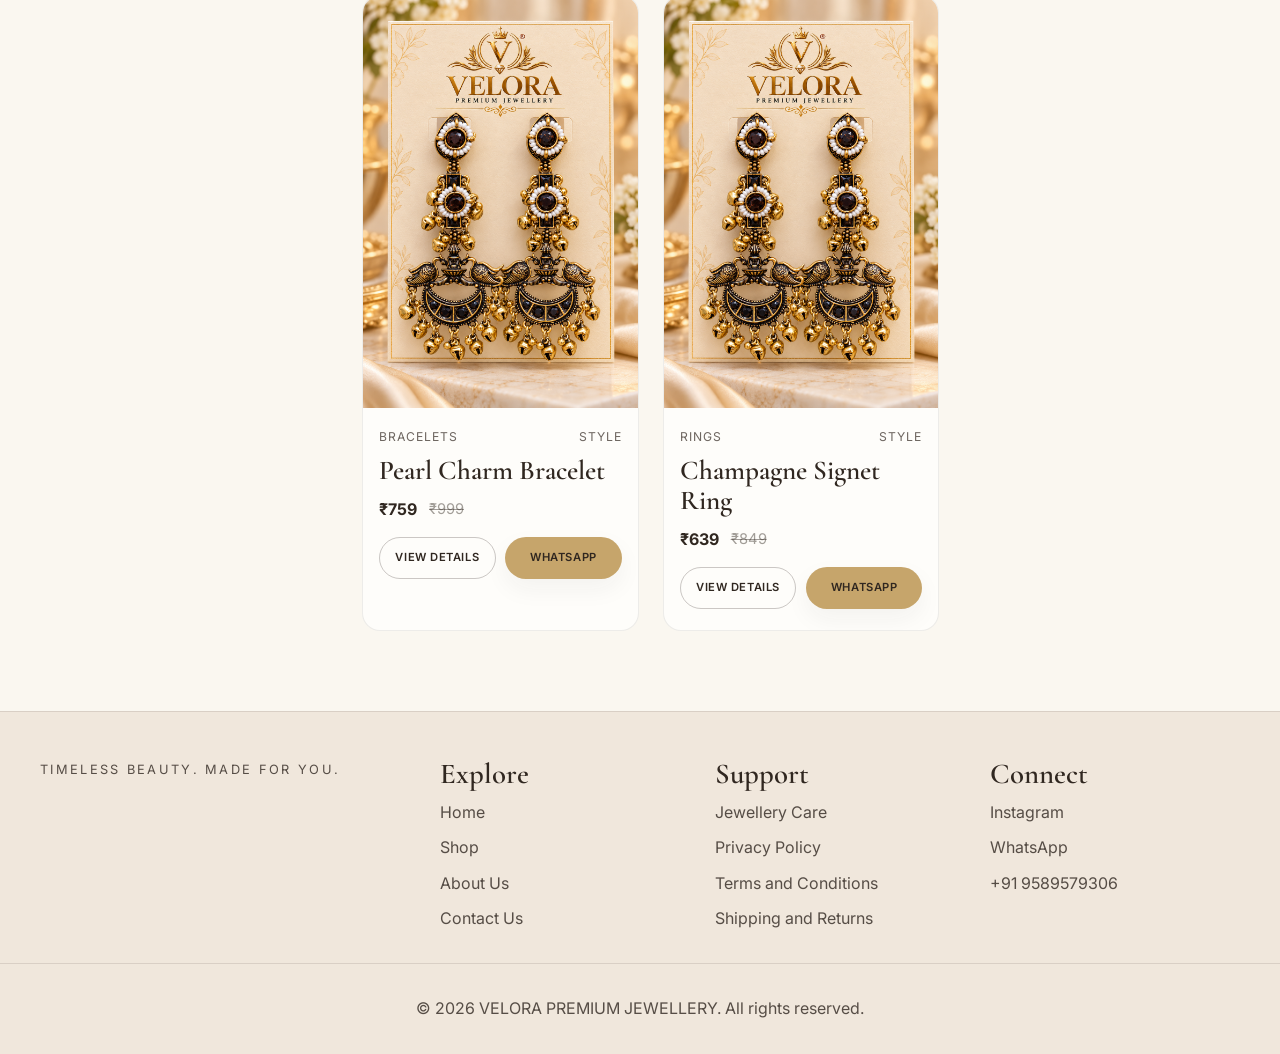
<file: shop.html>
<!DOCTYPE html>
<html lang="en">
  <head>
    <meta charset="UTF-8" />
    <meta name="viewport" content="width=device-width, initial-scale=1.0" />
    <title>Shop | VELORA PREMIUM JEWELLERY</title>
    <meta name="description" content="Explore VELORA's premium jewellery selection including earrings, necklaces, rings, bracelets, and anti-tarnish styles." />
    <meta property="og:title" content="Shop | VELORA PREMIUM JEWELLERY" />
    <meta property="og:description" content="Find your signature style with curated jewellery for everyday and occasion wear." />
    <meta property="og:type" content="website" />
    <meta property="og:url" content="https://www.velorajewellery.com/shop.html" />
    <link rel="icon" type="image/png" href="assets/images/velora-logo.png" />
    <link rel="preconnect" href="https://fonts.googleapis.com" />
    <link rel="preconnect" href="https://fonts.gstatic.com" crossorigin />
    <link href="https://fonts.googleapis.com/css2?family=Cormorant+Garamond:wght@400;500;600;700&family=Inter:wght@400;500;600;700&display=swap" rel="stylesheet" />
    <link rel="stylesheet" href="css/style.css" />
  </head>
  <body data-page="shop">
    <div class="announcement-bar">
      <div class="container">
        <p>Discover Your Everyday Elegance with VELORA</p>
      </div>
    </div>

    <header class="site-header">
      <div class="container header-inner">
        <a href="index.html" class="brand-mark" aria-label="VELORA Premium Jewellery home page">
          <img src="assets/images/velora-logo.png" alt="VELORA Premium Jewellery logo" />
        </a>

        <nav class="main-nav" aria-label="Main navigation">
          <a href="index.html">Home</a>
          <a href="shop.html">Shop All</a>
          <a href="shop.html?category=Earrings">Earrings</a>
          <a href="shop.html?category=Necklaces">Necklaces</a>
          <a href="shop.html?category=Rings">Rings</a>
          <a href="shop.html?category=Bracelets">Bracelets</a>
          <a href="about.html">About Us</a>
          <a href="contact.html">Contact</a>
        </nav>

        <div class="nav-actions" aria-label="Quick actions">
          <button class="icon-btn" type="button" aria-label="Search products">
            <svg viewBox="0 0 24 24" aria-hidden="true"><path d="M10.5 3a7.5 7.5 0 015.94 12.56l4.32 4.31 1.41-1.41-4.31-4.31A7.5 7.5 0 1010.5 3zm0 2a5.5 5.5 0 110 11 5.5 5.5 0 010-11z"/></svg>
          </button>
          <a class="icon-btn" href="https://www.instagram.com/Velora_indore/" target="_blank" rel="noreferrer" aria-label="Instagram">
            <svg viewBox="0 0 24 24" aria-hidden="true"><path d="M7 2h10a5 5 0 015 5v10a5 5 0 01-5 5H7a5 5 0 01-5-5V7a5 5 0 015-5zm0 2a3 3 0 00-3 3v10a3 3 0 003 3h10a3 3 0 003-3V7a3 3 0 00-3-3H7zm5 3.5A5.5 5.5 0 1017.5 13 5.5 5.5 0 0012 7.5zm0 2A3.5 3.5 0 1112 16.5 3.5 3.5 0 0112 9.5zm5.5-3.2a1.3 1.3 0 110 2.6 1.3 1.3 0 010-2.6z"/></svg>
          </a>
          <a class="icon-btn wa-link" href="https://wa.me/919589579306?text=Hello%20VELORA%2C%20I%20would%20like%20to%20know%20more%20about%20your%20jewellery%20pieces." target="_blank" rel="noreferrer" aria-label="WhatsApp">
            <svg viewBox="0 0 24 24" aria-hidden="true"><path d="M12 2a10 10 0 00-8.72 15.18L2 22l5-1.3A10 10 0 1012 2zm0 2a8 8 0 01-3.59 14.33L6.7 17l-.72-.4A8 8 0 1112 4zm-1.9 4.5c-.2 0-.46.02-.7.05-.5.05-1 .25-1.3.62-.42.48-.5 1.12-.5 1.7 0 .52.18 1.2.5 1.7.38.58.91 1.38 1.98 2.18.8.59 1.55.9 2.28 1.07.99.24 1.94.2 2.66.08.6-.12 1.32-.58 1.57-1.05.26-.47.26-.82.18-1.06-.08-.24-.27-.38-.54-.62l-.97-.63c-.27-.17-.58-.06-.8.1l-.36.28c-.2.16-.48.13-.7-.05-.38-.3-.78-.66-1.12-1.04-.38-.43-.67-.83-.95-1.2-.18-.24-.16-.51.05-.7l.34-.42c.17-.21.3-.46.19-.72-.17-.4-.32-.7-.47-1.02-.11-.2-.29-.29-.48-.34a7 7 0 00-.5-.13z"/></svg>
          </a>
          <button class="menu-toggle" type="button" aria-label="Open menu" aria-expanded="false">
            <span></span><span></span><span></span>
          </button>
        </div>
      </div>
    </header>

    <main>
      <section class="page-banner shop-banner">
        <div class="container">
          <p class="eyebrow light">Curated collection</p>
          <h1>Shop the VELORA Edit</h1>
        </div>
      </section>

      <section class="section">
        <div class="container">
          <div class="shop-layout">
            <aside class="shop-sidebar" aria-label="Filters">
              <div class="filter-block">
                <label for="product-search">Search</label>
                <input id="product-search" type="search" placeholder="Search by product name" />
              </div>

              <div class="filter-block">
                <label for="category-filter">Category</label>
                <select id="category-filter">
                  <option value="All">All categories</option>
                </select>
              </div>

              <div class="filter-block price-filter-row">
                <div>
                  <label for="min-price">Min price</label>
                  <input id="min-price" type="number" min="0" step="50" placeholder="₹0" />
                </div>
                <div>
                  <label for="max-price">Max price</label>
                  <input id="max-price" type="number" min="0" step="50" placeholder="₹5000" />
                </div>
              </div>

              <div class="filter-block">
                <label for="sort-select">Sort by</label>
                <select id="sort-select">
                  <option value="featured">Featured</option>
                  <option value="low-high">Price: Low to High</option>
                  <option value="high-low">Price: High to Low</option>
                  <option value="new-arrivals">New Arrivals</option>
                </select>
              </div>

              <div class="filter-block checkbox-block">
                <label class="check-wrap">
                  <input id="featured-only" type="checkbox" />
                  <span>Featured products</span>
                </label>
              </div>

              <button class="button primary reset-btn" type="button" id="reset-filters">Reset Filters</button>
            </aside>

            <div class="shop-main">
              <div id="shop-results-summary" class="results-summary" aria-live="polite"></div>
              <div id="product-grid" class="product-grid shop-grid" aria-live="polite"></div>
            </div>
          </div>
        </div>
      </section>
    </main>

    <footer class="site-footer">
      <div class="container footer-grid">
        <div>
          <p class="tagline-footer">TIMELESS BEAUTY. MADE FOR YOU.</p>
        </div>

        <div>
          <h3>Explore</h3>
          <ul>
            <li><a href="index.html">Home</a></li>
            <li><a href="shop.html">Shop</a></li>
            <li><a href="about.html">About Us</a></li>
            <li><a href="contact.html">Contact Us</a></li>
          </ul>
        </div>

        <div>
          <h3>Support</h3>
          <ul>
            <li><a href="care.html">Jewellery Care</a></li>
            <li><a href="privacy.html">Privacy Policy</a></li>
            <li><a href="terms.html">Terms and Conditions</a></li>
            <li><a href="shipping.html">Shipping and Returns</a></li>
          </ul>
        </div>

        <div>
          <h3>Connect</h3>
          <ul>
            <li><a href="https://www.instagram.com/Velora_indore/" target="_blank" rel="noreferrer">Instagram</a></li>
            <li><a href="https://wa.me/919589579306?text=Hello%20VELORA%2C%20I%20am%20interested%20in%20your%20jewellery%20pieces.%20Please%20share%20more%20details." target="_blank" rel="noreferrer">WhatsApp</a></li>
            <li><a href="tel:+919589579306">+91 9589579306</a></li>
          </ul>
        </div>
      </div>
      <div class="footer-bottom">
        <div class="container">
          <p>© 2026 VELORA PREMIUM JEWELLERY. All rights reserved.</p>
        </div>
      </div>
    </footer>

    <a class="floating-whatsapp" href="https://wa.me/919589579306?text=Hello%20VELORA%2C%20I%20am%20interested%20in%20your%20jewellery%20pieces.%20Please%20share%20more%20details." target="_blank" rel="noreferrer" aria-label="Chat on WhatsApp">
      <svg viewBox="0 0 24 24" aria-hidden="true"><path d="M12 2a10 10 0 00-8.72 15.18L2 22l5-1.3A10 10 0 1012 2zm0 2a8 8 0 01-3.59 14.33L6.7 17l-.72-.4A8 8 0 1112 4zm-1.9 4.5c-.2 0-.46.02-.7.05-.5.05-1 .25-1.3.62-.42.48-.5 1.12-.5 1.7 0 .52.18 1.2.5 1.7.38.58.91 1.38 1.98 2.18.8.59 1.55.9 2.28 1.07.99.24 1.94.2 2.66.08.6-.12 1.32-.58 1.57-1.05.26-.47.26-.82.18-1.06-.08-.24-.27-.38-.54-.62l-.97-.63c-.27-.17-.58-.06-.8.1l-.36.28c-.2.16-.48.13-.7-.05-.38-.3-.78-.66-1.12-1.04-.38-.43-.67-.83-.95-1.2-.18-.24-.16-.51.05-.7l.34-.42c.17-.21.3-.46.19-.72-.17-.4-.32-.7-.47-1.02-.11-.2-.29-.29-.48-.34a7 7 0 00-.5-.13z"/></svg>
    </a>
    <button class="back-to-top" type="button" aria-label="Back to top">↑</button>

    <script src="js/products.js"></script>
    <script src="js/main.js"></script>
    <script src="js/shop.js"></script>
  </body>
</html>
</file>
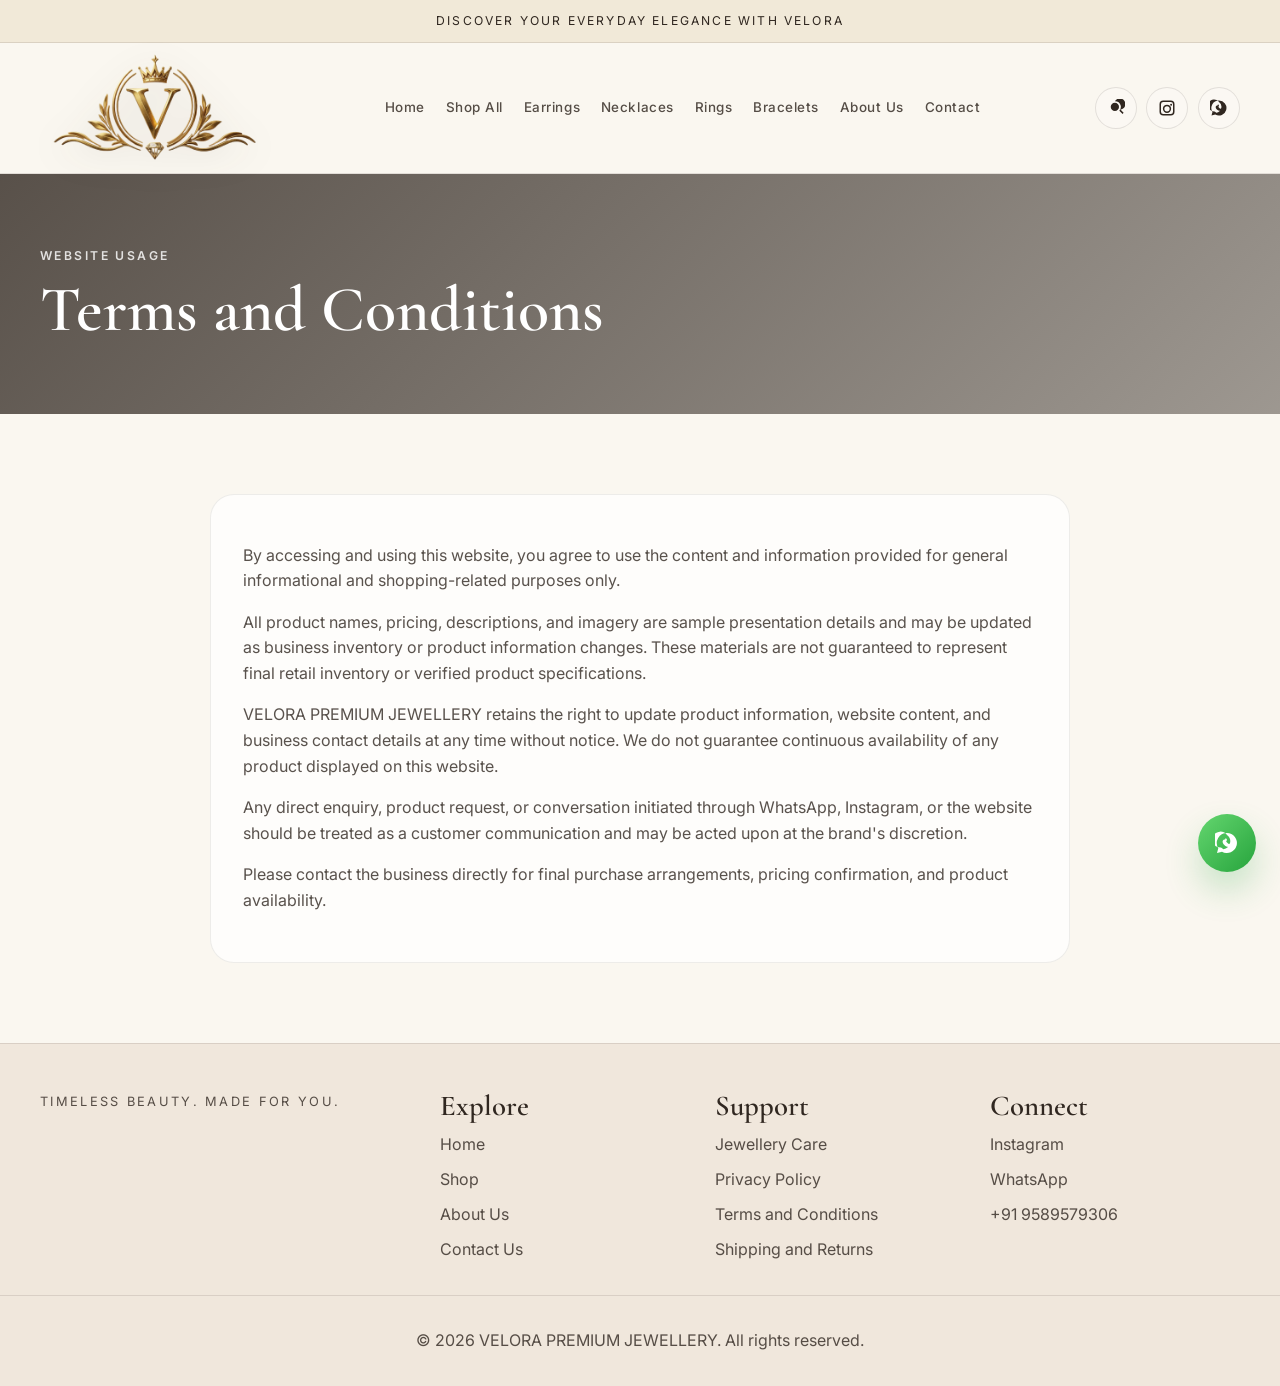
<file: terms.html>
<!DOCTYPE html>
<html lang="en">
  <head>
    <meta charset="UTF-8" />
    <meta name="viewport" content="width=device-width, initial-scale=1.0" />
    <title>Terms and Conditions | VELORA PREMIUM JEWELLERY</title>
    <meta name="description" content="Read the terms and conditions for VELORA PREMIUM JEWELLERY website usage and customer enquiries." />
    <meta property="og:title" content="Terms and Conditions | VELORA PREMIUM JEWELLERY" />
    <meta property="og:description" content="Terms for browsing, contacting, and enquiring through the VELORA website." />
    <meta property="og:type" content="website" />
    <meta property="og:url" content="https://www.velorajewellery.com/terms.html" />
    <link rel="icon" type="image/png" href="assets/images/velora-logo.png" />
    <link rel="preconnect" href="https://fonts.googleapis.com" />
    <link rel="preconnect" href="https://fonts.gstatic.com" crossorigin />
    <link href="https://fonts.googleapis.com/css2?family=Cormorant+Garamond:wght@400;500;600;700&family=Inter:wght@400;500;600;700&display=swap" rel="stylesheet" />
    <link rel="stylesheet" href="css/style.css" />
  </head>
  <body data-page="terms">
    <div class="announcement-bar">
      <div class="container">
        <p>Discover Your Everyday Elegance with VELORA</p>
      </div>
    </div>

    <header class="site-header">
      <div class="container header-inner">
        <a href="index.html" class="brand-mark" aria-label="VELORA Premium Jewellery home page">
          <img src="assets/images/velora-logo.png" alt="VELORA Premium Jewellery logo" />
        </a>

        <nav class="main-nav" aria-label="Main navigation">
          <a href="index.html">Home</a>
          <a href="shop.html">Shop All</a>
          <a href="shop.html?category=Earrings">Earrings</a>
          <a href="shop.html?category=Necklaces">Necklaces</a>
          <a href="shop.html?category=Rings">Rings</a>
          <a href="shop.html?category=Bracelets">Bracelets</a>
          <a href="about.html">About Us</a>
          <a href="contact.html">Contact</a>
        </nav>

        <div class="nav-actions" aria-label="Quick actions">
          <button class="icon-btn" type="button" aria-label="Search products">
            <svg viewBox="0 0 24 24" aria-hidden="true"><path d="M10.5 3a7.5 7.5 0 015.94 12.56l4.32 4.31 1.41-1.41-4.31-4.31A7.5 7.5 0 1010.5 3zm0 2a5.5 5.5 0 110 11 5.5 5.5 0 010-11z"/></svg>
          </button>
          <a class="icon-btn" href="https://www.instagram.com/Velora_indore/" target="_blank" rel="noreferrer" aria-label="Instagram">
            <svg viewBox="0 0 24 24" aria-hidden="true"><path d="M7 2h10a5 5 0 015 5v10a5 5 0 01-5 5H7a5 5 0 01-5-5V7a5 5 0 015-5zm0 2a3 3 0 00-3 3v10a3 3 0 003 3h10a3 3 0 003-3V7a3 3 0 00-3-3H7zm5 3.5A5.5 5.5 0 1017.5 13 5.5 5.5 0 0012 7.5zm0 2A3.5 3.5 0 1112 16.5 3.5 3.5 0 0112 9.5zm5.5-3.2a1.3 1.3 0 110 2.6 1.3 1.3 0 010-2.6z"/></svg>
          </a>
          <a class="icon-btn wa-link" href="https://wa.me/919589579306?text=Hello%20VELORA%2C%20I%20would%20like%20to%20know%20more%20about%20your%20jewellery%20pieces." target="_blank" rel="noreferrer" aria-label="WhatsApp">
            <svg viewBox="0 0 24 24" aria-hidden="true"><path d="M12 2a10 10 0 00-8.72 15.18L2 22l5-1.3A10 10 0 1012 2zm0 2a8 8 0 01-3.59 14.33L6.7 17l-.72-.4A8 8 0 1112 4zm-1.9 4.5c-.2 0-.46.02-.7.05-.5.05-1 .25-1.3.62-.42.48-.5 1.12-.5 1.7 0 .52.18 1.2.5 1.7.38.58.91 1.38 1.98 2.18.8.59 1.55.9 2.28 1.07.99.24 1.94.2 2.66.08.6-.12 1.32-.58 1.57-1.05.26-.47.26-.82.18-1.06-.08-.24-.27-.38-.54-.62l-.97-.63c-.27-.17-.58-.06-.8.1l-.36.28c-.2.16-.48.13-.7-.05-.38-.3-.78-.66-1.12-1.04-.38-.43-.67-.83-.95-1.2-.18-.24-.16-.51.05-.7l.34-.42c.17-.21.3-.46.19-.72-.17-.4-.32-.7-.47-1.02-.11-.2-.29-.29-.48-.34a7 7 0 00-.5-.13z"/></svg>
          </a>
          <button class="menu-toggle" type="button" aria-label="Open menu" aria-expanded="false">
            <span></span><span></span><span></span>
          </button>
        </div>
      </div>
    </header>

    <main>
      <section class="page-banner legal-banner">
        <div class="container">
          <p class="eyebrow light">Website usage</p>
          <h1>Terms and Conditions</h1>
        </div>
      </section>

      <section class="section">
        <div class="container long-form content-panel">
          <p>By accessing and using this website, you agree to use the content and information provided for general informational and shopping-related purposes only.</p>
          <p>All product names, pricing, descriptions, and imagery are sample presentation details and may be updated as business inventory or product information changes. These materials are not guaranteed to represent final retail inventory or verified product specifications.</p>
          <p>VELORA PREMIUM JEWELLERY retains the right to update product information, website content, and business contact details at any time without notice. We do not guarantee continuous availability of any product displayed on this website.</p>
          <p>Any direct enquiry, product request, or conversation initiated through WhatsApp, Instagram, or the website should be treated as a customer communication and may be acted upon at the brand's discretion.</p>
          <p>Please contact the business directly for final purchase arrangements, pricing confirmation, and product availability.</p>
        </div>
      </section>
    </main>

    <footer class="site-footer">
      <div class="container footer-grid">
        <div>
          <p class="tagline-footer">TIMELESS BEAUTY. MADE FOR YOU.</p>
        </div>

        <div>
          <h3>Explore</h3>
          <ul>
            <li><a href="index.html">Home</a></li>
            <li><a href="shop.html">Shop</a></li>
            <li><a href="about.html">About Us</a></li>
            <li><a href="contact.html">Contact Us</a></li>
          </ul>
        </div>

        <div>
          <h3>Support</h3>
          <ul>
            <li><a href="care.html">Jewellery Care</a></li>
            <li><a href="privacy.html">Privacy Policy</a></li>
            <li><a href="terms.html">Terms and Conditions</a></li>
            <li><a href="shipping.html">Shipping and Returns</a></li>
          </ul>
        </div>

        <div>
          <h3>Connect</h3>
          <ul>
            <li><a href="https://www.instagram.com/Velora_indore/" target="_blank" rel="noreferrer">Instagram</a></li>
            <li><a href="https://wa.me/919589579306?text=Hello%20VELORA%2C%20I%20am%20interested%20in%20your%20jewellery%20pieces.%20Please%20share%20more%20details." target="_blank" rel="noreferrer">WhatsApp</a></li>
            <li><a href="tel:+919589579306">+91 9589579306</a></li>
          </ul>
        </div>
      </div>
      <div class="footer-bottom">
        <div class="container">
          <p>© 2026 VELORA PREMIUM JEWELLERY. All rights reserved.</p>
        </div>
      </div>
    </footer>

    <a class="floating-whatsapp" href="https://wa.me/919589579306?text=Hello%20VELORA%2C%20I%20am%20interested%20in%20your%20jewellery%20pieces.%20Please%20share%20more%20details." target="_blank" rel="noreferrer" aria-label="Chat on WhatsApp">
      <svg viewBox="0 0 24 24" aria-hidden="true"><path d="M12 2a10 10 0 00-8.72 15.18L2 22l5-1.3A10 10 0 1012 2zm0 2a8 8 0 01-3.59 14.33L6.7 17l-.72-.4A8 8 0 1112 4zm-1.9 4.5c-.2 0-.46.02-.7.05-.5.05-1 .25-1.3.62-.42.48-.5 1.12-.5 1.7 0 .52.18 1.2.5 1.7.38.58.91 1.38 1.98 2.18.8.59 1.55.9 2.28 1.07.99.24 1.94.2 2.66.08.6-.12 1.32-.58 1.57-1.05.26-.47.26-.82.18-1.06-.08-.24-.27-.38-.54-.62l-.97-.63c-.27-.17-.58-.06-.8.1l-.36.28c-.2.16-.48.13-.7-.05-.38-.3-.78-.66-1.12-1.04-.38-.43-.67-.83-.95-1.2-.18-.24-.16-.51.05-.7l.34-.42c.17-.21.3-.46.19-.72-.17-.4-.32-.7-.47-1.02-.11-.2-.29-.29-.48-.34a7 7 0 00-.5-.13z"/></svg>
    </a>
    <button class="back-to-top" type="button" aria-label="Back to top">↑</button>

    <script src="js/products.js"></script>
    <script src="js/main.js"></script>
  </body>
</html>
</file>
<file: css/style.css>
:root {
  --ivory: #FAF7F0;
  --champagne: #C6A56B;
  --warm-beige: #E9DDCC;
  --soft-cream: #F5EFE5;
  --espresso: #302720;
  --white: #FFFFFF;
  --line: rgba(48, 39, 32, 0.12);
  --shadow: 0 18px 35px rgba(48, 39, 32, 0.08);
  --soft-shadow: 0 10px 25px rgba(48, 39, 32, 0.05);
  --radius: 22px;
  --container: 1200px;
}

* {
  box-sizing: border-box;
}

html {
  scroll-behavior: smooth;
}

body {
  margin: 0;
  font-family: "Inter", sans-serif;
  background: var(--ivory);
  color: var(--espresso);
  line-height: 1.6;
}

img {
  max-width: 100%;
  display: block;
}

a {
  color: inherit;
  text-decoration: none;
  transition: color 0.25s ease, opacity 0.25s ease;
}

button,
input,
select,
textarea {
  font: inherit;
}

button,
input,
select,
textarea {
  outline-offset: 3px;
}

button {
  cursor: pointer;
}

:focus-visible {
  outline: 2px solid var(--champagne);
  outline-offset: 2px;
}

.container {
  width: min(var(--container), calc(100% - 32px));
  margin: 0 auto;
}

.announcement-bar {
  background: rgba(198, 165, 107, 0.18);
  border-bottom: 1px solid var(--line);
  font-size: 0.76rem;
  letter-spacing: 0.18em;
  text-transform: uppercase;
}

.announcement-bar p {
  margin: 0;
  text-align: center;
  padding: 0.7rem 0;
  color: var(--espresso);
}

.site-header {
  position: sticky;
  top: 0;
  z-index: 50;
  background: rgba(250, 247, 240, 0.96);
  backdrop-filter: blur(10px);
  border-bottom: 1px solid var(--line);
}

.header-inner {
  display: flex;
  align-items: center;
  justify-content: space-between;
  min-height: 88px;
  gap: 20px;
}

.brand-mark {
  display: inline-flex;
  align-items: center;
  justify-content: center;
  line-height: 1;
}

.brand-mark img {
  display: block;
  width: clamp(180px, 18vw, 260px);
  height: auto;
  filter: drop-shadow(0 8px 18px rgba(48, 39, 32, 0.12));
}

.brand-name,
h1,
h2,
h3,
.brand-subtitle {
  font-family: "Cormorant Garamond", serif;
}

.brand-name {
  font-size: clamp(1.8rem, 3vw, 2.5rem);
  font-weight: 600;
  letter-spacing: 0.06em;
}

.brand-subtitle {
  font-size: 0.7rem;
  letter-spacing: 0.18em;
  opacity: 0.8;
  margin-top: 2px;
}

.main-nav {
  display: flex;
  align-items: center;
  justify-content: center;
  gap: 1.3rem;
  font-size: 0.84rem;
  letter-spacing: 0.04em;
  text-transform: none;
}

.main-nav a {
  position: relative;
  color: rgba(48, 39, 32, 0.82);
  font-weight: 500;
}

.main-nav a::after {
  content: "";
  position: absolute;
  left: 0;
  bottom: -6px;
  width: 100%;
  height: 1px;
  background: var(--champagne);
  transform: scaleX(0);
  transform-origin: center;
  transition: transform 0.25s ease;
}

.main-nav a:hover::after,
.main-nav a.active::after {
  transform: scaleX(1);
}

.main-nav a.active,
.main-nav a:hover {
  color: var(--espresso);
}

.nav-actions {
  display: flex;
  align-items: center;
  gap: 0.6rem;
}

.icon-btn {
  width: 42px;
  height: 42px;
  border-radius: 50%;
  border: 1px solid var(--line);
  background: rgba(255, 255, 255, 0.2);
  display: inline-flex;
  align-items: center;
  justify-content: center;
  color: var(--espresso);
  transition: transform 0.25s ease, border-color 0.25s ease, background 0.25s ease;
}

.icon-btn:hover {
  transform: translateY(-1px);
  border-color: rgba(198, 165, 107, 0.7);
  background: rgba(198, 165, 107, 0.1);
}

.icon-btn svg {
  width: 18px;
  height: 18px;
  fill: currentColor;
}

.menu-toggle {
  display: none;
  width: 42px;
  height: 42px;
  border: 1px solid var(--line);
  background: transparent;
  border-radius: 50%;
  padding: 0;
  position: relative;
}

.menu-toggle span {
  position: absolute;
  left: 12px;
  width: 18px;
  height: 2px;
  background: var(--espresso);
  border-radius: 999px;
  transition: 0.3s ease;
}

.menu-toggle span:nth-child(1) { top: 14px; }
.menu-toggle span:nth-child(2) { top: 20px; }
.menu-toggle span:nth-child(3) { top: 26px; }

.menu-toggle[aria-expanded="true"] span:nth-child(1) {
  transform: rotate(45deg) translate(3px, 3px);
}

.menu-toggle[aria-expanded="true"] span:nth-child(2) {
  opacity: 0;
}

.menu-toggle[aria-expanded="true"] span:nth-child(3) {
  transform: rotate(-45deg) translate(4px, -4px);
}

.hero-section {
  padding: 4.5rem 0 3.5rem;
}

.hero-grid {
  display: grid;
  grid-template-columns: 1.05fr 1.2fr;
  gap: 2.5rem;
  align-items: center;
}

.eyebrow {
  margin: 0 0 0.9rem;
  color: var(--champagne);
  letter-spacing: 0.2em;
  text-transform: uppercase;
  font-size: 0.76rem;
  font-weight: 600;
}

.eyebrow.light {
  color: rgba(255, 255, 255, 0.82);
}

h1,
h2,
h3 {
  margin: 0 0 0.8rem;
  color: var(--espresso);
  line-height: 0.95;
  font-weight: 600;
}

h1 {
  font-size: clamp(3rem, 5vw, 5rem);
}

h2 {
  font-size: clamp(2.3rem, 4vw, 3.6rem);
}

h3 {
  font-size: clamp(1.6rem, 2vw, 2.1rem);
}

.tagline {
  font-size: 0.8rem;
  letter-spacing: 0.28em;
  text-transform: uppercase;
  font-weight: 600;
  color: rgba(48, 39, 32, 0.8);
  margin: 0 0 1.1rem;
}

.lead,
.section-heading p,
.feature-card p,
.about-preview-copy p,
.contact-list,
.editorial-copy p,
.long-form p,
.form-note,
.results-summary,
.product-card p,
.category-content p {
  color: rgba(48, 39, 32, 0.8);
}

.hero-copy .lead {
  max-width: 590px;
  font-size: 1.05rem;
}

.cta-row {
  margin-top: 2rem;
  display: flex;
  flex-wrap: wrap;
  gap: 0.9rem;
}

.button {
  display: inline-flex;
  justify-content: center;
  align-items: center;
  border: 1px solid transparent;
  border-radius: 999px;
  min-height: 48px;
  padding: 0.9rem 1.5rem;
  font-weight: 600;
  letter-spacing: 0.12em;
  text-transform: uppercase;
  transition: transform 0.25s ease, box-shadow 0.25s ease, background 0.25s ease;
}

.button:hover {
  transform: translateY(-2px);
}

.button.primary {
  background: var(--champagne);
  color: var(--espresso);
  box-shadow: var(--soft-shadow);
}

.button.primary:hover {
  background: #b79052;
}

.button.secondary {
  background: transparent;
  border-color: rgba(48, 39, 32, 0.25);
  color: var(--espresso);
}

.button.secondary:hover {
  border-color: rgba(198, 165, 107, 0.7);
  background: rgba(198, 165, 107, 0.08);
}

.hero-image-wrap {
  position: relative;
}

.hero-image-wrap img,
.category-card img,
.about-preview-image img,
.editorial-image img {
  width: 100%;
  height: 100%;
  object-fit: cover;
  border-radius: var(--radius);
  box-shadow: var(--shadow);
}

.hero-image-wrap img {
  min-height: 620px;
}

.section {
  padding: 5rem 0;
}

.section-soft {
  background: rgba(233, 221, 204, 0.24);
}

.section-heading {
  margin-bottom: 2.5rem;
}

.section-heading.center {
  text-align: center;
}

.section-heading .eyebrow {
  margin-bottom: 0.6rem;
}

.section-heading p {
  max-width: 700px;
  margin: 0 auto;
}

.category-grid,
.feature-grid,
.instagram-grid,
.footer-grid {
  display: grid;
  gap: 1.6rem;
}

.category-grid {
  grid-template-columns: repeat(3, minmax(0, 1fr));
}

.category-card {
  position: relative;
  overflow: hidden;
  border-radius: var(--radius);
  background: var(--white);
  border: 1px solid rgba(48, 39, 32, 0.06);
  min-height: 360px;
}

.category-card img {
  min-height: 360px;
  transition: transform 0.5s ease;
}

.category-card:hover img {
  transform: scale(1.06);
}

.category-card::after {
  content: "";
  position: absolute;
  inset: 0;
  background: linear-gradient(to top, rgba(48, 39, 32, 0.7), rgba(48, 39, 32, 0.06));
}

.category-content {
  position: absolute;
  inset: auto 0 0 0;
  z-index: 1;
  padding: 1.5rem;
  color: var(--white);
}

.category-content h3 {
  margin-bottom: 0.4rem;
  color: var(--white);
  font-size: 2.2rem;
}

.category-content a {
  display: inline-block;
  color: var(--white);
  font-weight: 600;
  letter-spacing: 0.08em;
  text-transform: uppercase;
}

.product-grid {
  display: grid;
  grid-template-columns: repeat(4, minmax(0, 1fr));
  gap: 1.5rem;
}

.product-card {
  background: rgba(255, 255, 255, 0.68);
  border: 1px solid rgba(48, 39, 32, 0.08);
  border-radius: 18px;
  overflow: hidden;
  transition: transform 0.25s ease, box-shadow 0.25s ease;
}

.product-card:hover {
  transform: translateY(-4px);
  box-shadow: var(--shadow);
}

.product-image {
  position: relative;
  overflow: hidden;
  aspect-ratio: 2 / 3;
  background: var(--soft-cream);
}

.product-image img {
  width: 100%;
  height: 100%;
  object-fit: contain;
  object-position: center center;
  display: block;
}

.product-content {
  padding: 1.2rem 1rem 1.3rem;
}

.product-meta {
  display: flex;
  align-items: center;
  justify-content: space-between;
  gap: 0.5rem;
  font-size: 0.76rem;
  letter-spacing: 0.08em;
  text-transform: uppercase;
  color: rgba(48, 39, 32, 0.7);
  margin-bottom: 0.6rem;
}

.product-card h3 {
  font-size: 1.7rem;
  margin-bottom: 0.7rem;
  line-height: 1.1;
}

.price-row {
  display: flex;
  align-items: center;
  gap: 0.75rem;
  margin-bottom: 0.9rem;
}

.price {
  font-weight: 700;
  color: var(--espresso);
}

.old-price {
  text-decoration: line-through;
  color: rgba(48, 39, 32, 0.45);
  font-size: 0.92rem;
}

.product-actions {
  display: flex;
  gap: 0.6rem;
  margin-top: 0.9rem;
}

.product-actions .button {
  flex: 1;
  min-height: 42px;
  padding: 0.7rem 0.85rem;
  letter-spacing: 0.05em;
  font-size: 0.7rem;
}

.feature-grid {
  grid-template-columns: repeat(4, minmax(0, 1fr));
}

.feature-card {
  background: rgba(255, 255, 255, 0.7);
  border: 1px solid rgba(48, 39, 32, 0.08);
  border-radius: 20px;
  padding: 2rem 1.4rem;
  text-align: center;
}

.feature-icon {
  width: 64px;
  height: 64px;
  border-radius: 50%;
  margin: 0 auto 1rem;
  display: flex;
  align-items: center;
  justify-content: center;
  background: rgba(198, 165, 107, 0.12);
  color: var(--champagne);
  font-size: 1.8rem;
}

.about-split,
.editorial-layout,
.contact-layout,
.shop-layout,
.product-layout {
  display: grid;
  gap: 2rem;
}

.about-split,
.editorial-layout {
  grid-template-columns: 1fr 1.1fr;
  align-items: center;
}

.about-preview-image img,
.editorial-image img {
  min-height: 560px;
}

.signature {
  font-family: "Cormorant Garamond", serif;
  font-size: 1.5rem;
  line-height: 1.2;
  letter-spacing: 0.08em;
}

.instagram-grid {
  grid-template-columns: repeat(3, minmax(0, 1fr));
  margin-top: 2rem;
}

.instagram-grid img {
  height: 320px;
  width: 100%;
  object-fit: cover;
  border-radius: 18px;
}

.site-footer {
  background: #f0e7dc;
  border-top: 1px solid var(--line);
}

.footer-grid {
  grid-template-columns: 1.5fr 1fr 1fr 1fr;
  padding: 3rem 0 2rem;
}

.footer-grid h3 {
  font-size: 1.8rem;
  margin-bottom: 0.8rem;
}

.footer-grid ul {
  list-style: none;
  padding: 0;
  margin: 0;
  display: grid;
  gap: 0.6rem;
  color: rgba(48, 39, 32, 0.8);
}

.tagline-footer {
  margin: 0;
  font-size: 0.8rem;
  letter-spacing: 0.18em;
  text-transform: uppercase;
  color: rgba(48, 39, 32, 0.8);
}

.footer-bottom {
  border-top: 1px solid var(--line);
  padding: 1rem 0;
  text-align: center;
  color: rgba(48, 39, 32, 0.8);
}

.page-banner {
  background: linear-gradient(135deg, rgba(48, 39, 32, 0.8), rgba(48, 39, 32, 0.46)), url('https://images.unsplash.com/photo-1524504388940-b1c1722653e1?auto=format&fit=crop&w=1600&q=80') center/cover no-repeat;
  min-height: 240px;
  display: flex;
  align-items: center;
  color: var(--white);
}

.page-banner .container {
  width: min(var(--container), calc(100% - 32px));
}

.page-banner h1 {
  color: var(--white);
  margin: 0;
}

.shop-layout {
  grid-template-columns: 290px minmax(0, 1fr);
  align-items: start;
}

.shop-sidebar {
  background: rgba(255, 255, 255, 0.7);
  border: 1px solid rgba(48, 39, 32, 0.08);
  border-radius: 20px;
  padding: 1.2rem;
  position: sticky;
  top: 110px;
}

.filter-block {
  margin-bottom: 1.2rem;
}

.filter-block label {
  display: block;
  margin-bottom: 0.45rem;
  font-size: 0.85rem;
  font-weight: 600;
  color: var(--espresso);
}

.filter-block input,
.filter-block select,
.form-field input,
.form-field textarea {
  width: 100%;
  border: 1px solid rgba(48, 39, 32, 0.16);
  border-radius: 12px;
  background: rgba(255, 255, 255, 0.7);
  padding: 0.82rem 0.9rem;
  color: var(--espresso);
}

.price-filter-row {
  display: grid;
  grid-template-columns: 1fr 1fr;
  gap: 0.7rem;
}

.checkbox-block {
  margin-top: 0.8rem;
}

.check-wrap {
  display: flex;
  align-items: center;
  gap: 0.65rem;
  cursor: pointer;
  margin: 0;
}

.check-wrap input {
  width: 18px;
  height: 18px;
}

.reset-btn {
  width: 100%;
}

.results-summary {
  margin-bottom: 1rem;
  font-size: 0.96rem;
}

.shop-grid {
  grid-template-columns: repeat(3, minmax(0, 1fr));
}

.product-section {
  padding-top: 4rem;
}

.product-layout {
  grid-template-columns: 1.1fr 1fr;
  align-items: center;
}

.product-image-large {
  border-radius: 24px;
  background: var(--soft-cream);
  border: 1px solid rgba(48, 39, 32, 0.1);
}

.product-image-large img {
  width: 100%;
  height: auto;
  object-fit: contain;
  object-position: center center;
  display: block;
}

.product-info {
  background: rgba(255, 255, 255, 0.7);
  border: 1px solid rgba(48, 39, 32, 0.08);
  border-radius: 28px;
  padding: 2rem;
}

.product-info h1 {
  font-size: clamp(2.5rem, 4vw, 4rem);
}

.product-price {
  display: flex;
  align-items: center;
  gap: 0.9rem;
  margin: 1rem 0;
}

.product-price strong {
  font-size: clamp(1.7rem, 3vw, 2.6rem);
}

.product-info .tagline {
  margin: 0.4rem 0 1rem;
}

.meta-list {
  display: grid;
  gap: 0.8rem;
  margin: 1.2rem 0 1.5rem;
  padding: 0;
  list-style: none;
}

.meta-list li {
  border-bottom: 1px solid rgba(48, 39, 32, 0.08);
  padding-bottom: 0.6rem;
}

.meta-list strong {
  margin-right: 0.4rem;
}

.product-actions-detail {
  display: flex;
  flex-wrap: wrap;
  gap: 0.8rem;
  margin-top: 1.5rem;
}

.related-section {
  padding-top: 0;
}

.contact-layout {
  grid-template-columns: 0.95fr 1.05fr;
  align-items: start;
}

.contact-card {
  border: 1px solid rgba(48, 39, 32, 0.08);
  border-radius: 26px;
  background: rgba(255, 255, 255, 0.7);
  padding: 2rem;
}

.contact-list {
  list-style: none;
  padding: 0;
  margin: 1rem 0 2rem;
  display: grid;
  gap: 0.9rem;
}

.contact-actions {
  display: flex;
  flex-wrap: wrap;
  gap: 0.8rem;
}

.form-card h2 {
  margin-bottom: 1.2rem;
}

.form-field {
  margin-bottom: 1rem;
}

.form-field label {
  display: block;
  margin-bottom: 0.45rem;
  font-weight: 600;
}

.form-status {
  margin-top: 1rem;
  min-height: 1.5em;
  font-weight: 600;
}

.form-status.error {
  color: #9f2d2d;
}

.form-status.success {
  color: #21634a;
}

.long-form {
  max-width: 860px;
}

.content-panel {
  background: rgba(255, 255, 255, 0.7);
  border: 1px solid rgba(48, 39, 32, 0.08);
  border-radius: 24px;
  padding: 2rem;
}

.floating-whatsapp {
  position: fixed;
  right: 24px;
  bottom: 28px;
  width: 58px;
  height: 58px;
  border-radius: 50%;
  background: linear-gradient(135deg, #64d66f 0%, #27a43d 100%);
  color: var(--white);
  display: inline-flex;
  align-items: center;
  justify-content: center;
  box-shadow: 0 18px 35px rgba(39, 164, 61, 0.24);
  z-index: 60;
}

.floating-whatsapp svg {
  width: 24px;
  height: 24px;
  fill: currentColor;
}

.back-to-top {
  position: fixed;
  right: 92px;
  bottom: 28px;
  width: 46px;
  height: 46px;
  border: none;
  border-radius: 50%;
  background: rgba(48, 39, 32, 0.9);
  color: var(--white);
  font-size: 1.2rem;
  box-shadow: var(--soft-shadow);
  opacity: 0;
  pointer-events: none;
  transform: translateY(10px);
  transition: 0.25s ease;
  z-index: 40;
}

.back-to-top.visible {
  opacity: 1;
  pointer-events: auto;
  transform: translateY(0);
}

.empty-state {
  border: 1px dashed rgba(48, 39, 32, 0.18);
  background: rgba(255, 255, 255, 0.5);
  border-radius: 18px;
  padding: 2rem;
  text-align: center;
}

@media (max-width: 1000px) {
  .main-nav {
    position: absolute;
    top: calc(100% + 8px);
    left: 0;
    right: 0;
    margin: 0 auto;
    width: min(92vw, 520px);
    background: rgba(250, 247, 240, 0.98);
    border: 1px solid rgba(48, 39, 32, 0.08);
    border-radius: 18px;
    flex-direction: column;
    padding: 1rem 1.1rem;
    box-shadow: var(--soft-shadow);
    opacity: 0;
    pointer-events: none;
    transform: translateY(-12px);
    transition: opacity 0.25s ease, transform 0.25s ease;
  }

  .main-nav.open {
    opacity: 1;
    pointer-events: auto;
    transform: translateY(0);
  }

  .menu-toggle {
    display: block;
  }

  .hero-grid,
  .about-split,
  .editorial-layout,
  .contact-layout,
  .shop-layout,
  .product-layout,
  .footer-grid {
    grid-template-columns: 1fr;
  }

  .category-grid {
    grid-template-columns: repeat(2, minmax(0, 1fr));
  }

  .feature-grid {
    grid-template-columns: repeat(2, minmax(0, 1fr));
  }

  .shop-grid {
    grid-template-columns: repeat(2, minmax(0, 1fr));
  }

  .product-grid {
    grid-template-columns: repeat(2, minmax(0, 1fr));
  }
}

@media (max-width: 640px) {
  .announcement-bar {
    letter-spacing: 0.08em;
    font-size: 0.7rem;
  }

  .hero-section {
    padding-top: 2.8rem;
  }

  .cta-row,
  .contact-actions,
  .product-actions,
  .product-actions-detail {
    flex-direction: column;
  }

  .category-grid,
  .feature-grid,
  .instagram-grid,
  .shop-grid,
  .product-grid {
    grid-template-columns: 1fr;
  }

  .section {
    padding: 4rem 0;
  }

  .page-banner {
    min-height: 180px;
  }

  .brand-name {
    font-size: 2rem;
  }

  .product-card h3 {
    font-size: 1.5rem;
  }

  .back-to-top {
    right: 20px;
  }

  .floating-whatsapp {
    right: 20px;
  }
}

@media (prefers-reduced-motion: reduce) {
  html {
    scroll-behavior: auto;
  }

  *, *::before, *::after {
    animation-duration: 0.01ms !important;
    animation-iteration-count: 1 !important;
    transition-duration: 0.01ms !important;
    scroll-behavior: auto !important;
  }
}
</file>
